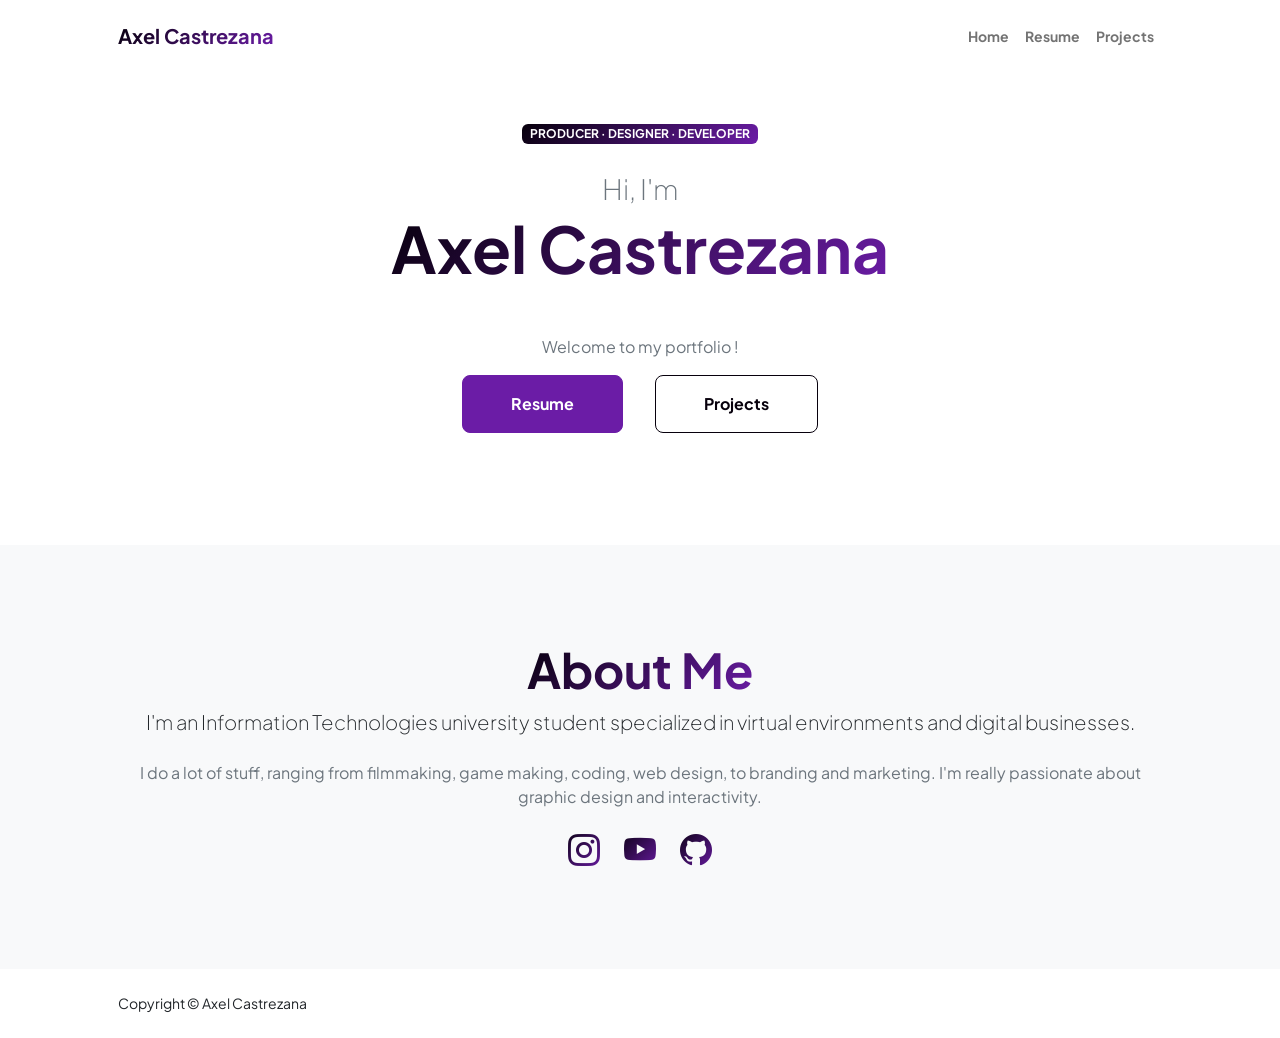
<file: index.html>
<!DOCTYPE html>
<html lang="en">
    <head>
        <meta charset="utf-8" />
        <meta name="viewport" content="width=device-width, initial-scale=1, shrink-to-fit=no" />
        <meta name="description" content="" />
        <meta name="author" content="" />
        <title>Axel Castrezana Portfolio</title>
        <!-- Favicon-->
        <link rel="icon" type="image/x-icon" href="assets/favicon.ico" />
        <!-- Custom Google font-->
        <link rel="preconnect" href="https://fonts.googleapis.com" />
        <link rel="preconnect" href="https://fonts.gstatic.com" crossorigin />
        <link href="https://fonts.googleapis.com/css2?family=Plus+Jakarta+Sans:wght@100;200;300;400;500;600;700;800;900&amp;display=swap" rel="stylesheet" />
        <!-- Bootstrap icons-->
        <link href="https://cdn.jsdelivr.net/npm/bootstrap-icons@1.8.1/font/bootstrap-icons.css" rel="stylesheet" />
        <!-- Core theme CSS (includes Bootstrap)-->
        <link href="css/styles.css" rel="stylesheet" />
    </head>
    <body class="d-flex flex-column h-100">
        <main class="flex-shrink-0">
            <!-- Navigation-->
            <nav class="navbar navbar-expand-lg navbar-light bg-white py-3">
                <div class="container px-5">
                    <a class="navbar-brand" href="index.html"><span class="fw-bolder text-gradient">Axel Castrezana</span></a>
                    <button class="navbar-toggler" type="button" data-bs-toggle="collapse" data-bs-target="#navbarSupportedContent" aria-controls="navbarSupportedContent" aria-expanded="false" aria-label="Toggle navigation"><span class="navbar-toggler-icon"></span></button>
                    <div class="collapse navbar-collapse" id="navbarSupportedContent">
                        <ul class="navbar-nav ms-auto mb-2 mb-lg-0 small fw-bolder">
                            <li class="nav-item"><a class="nav-link" href="index.html">Home</a></li>
                            <li class="nav-item"><a class="nav-link" href="resume.html">Resume</a></li>
                            <li class="nav-item"><a class="nav-link" href="projects.html">Projects</a></li>
                        </ul>
                    </div>
                </div>
            </nav>
            <!-- Header-->
            <header class="py-5">
                <div class="container px-5 pb-5">
                    <div class="row gx-5 align-items-center">
                        <div class="col-xxl-5">
                            <!-- Header text content-->
                            <div class="text-center text-xxl-start">
                                <div class="badge bg-gradient-primary-to-secondary text-white mb-4"><div class="text-uppercase">Producer &middot; Designer &middot; Developer</div></div>
                                <div class="fs-3 fw-light text-muted">Hi, I'm</div>
                                <h1 class="display-3 fw-bolder mb-5"><span class="text-gradient d-inline">Axel Castrezana</span></h1>
                                <p class="text-muted">Welcome to my portfolio !</p>
                                <div class="d-grid gap-3 d-sm-flex justify-content-sm-center justify-content-xxl-start mb-3">
                                    <a class="btn btn-primary btn-lg px-5 py-3 me-sm-3 fs-6 fw-bolder" href="resume.html">Resume</a>
                                    <a class="btn btn-outline-dark btn-lg px-5 py-3 fs-6 fw-bolder" href="projects.html">Projects</a>
                                </div>
                            </div>
                        </div>
                        <div class="col-xxl-7">
                            <!-- Header profile picture-->
                            <!--<div class="d-flex justify-content-center mt-5 mt-xxl-0">
                                <div class="profile bg-gradient-primary-to-secondary">
                                    <!-- <img class="profile-img" src="" alt="..." /> -->
                                   <!-- <div class="dots-1">
                                        <!-- SVG Dots-->
                                        <!--<svg version="1.1" xmlns="http://www.w3.org/2000/svg" xmlns:xlink="http://www.w3.org/1999/xlink" x="0px" y="0px" viewBox="0 0 191.6 1215.4" style="enable-background: new 0 0 191.6 1215.4" xml:space="preserve">
                                            <g transform="translate(0.000000,1280.000000) scale(0.100000,-0.100000)">
                                                <path d="M227.7,12788.6c-105-35-200-141-222-248c-43-206,163-412,369-369c155,32,275,190,260,339c-11,105-90,213-190,262        C383.7,12801.6,289.7,12808.6,227.7,12788.6z"></path>
                                                <path d="M1507.7,12788.6c-151-50-253-216-222-362c25-119,136-230,254-255c194-41,395,142,375,339c-11,105-90,213-190,262        C1663.7,12801.6,1569.7,12808.6,1507.7,12788.6z"></path>
                                                <path d="M227.7,11508.6c-105-35-200-141-222-248c-43-206,163-412,369-369c155,32,275,190,260,339c-11,105-90,213-190,262        C383.7,11521.6,289.7,11528.6,227.7,11508.6z"></path>
                                                <path d="M1507.7,11508.6c-151-50-253-216-222-362c25-119,136-230,254-255c194-41,395,142,375,339c-11,105-90,213-190,262        C1663.7,11521.6,1569.7,11528.6,1507.7,11508.6z"></path>
                                                <path d="M227.7,10228.6c-105-35-200-141-222-248c-43-206,163-412,369-369c155,32,275,190,260,339c-11,105-90,213-190,262        C383.7,10241.6,289.7,10248.6,227.7,10228.6z"></path>
                                                <path d="M1507.7,10228.6c-105-35-200-141-222-248c-43-206,163-412,369-369c155,32,275,190,260,339c-11,105-90,213-190,262        C1663.7,10241.6,1569.7,10248.6,1507.7,10228.6z"></path>
                                                <path d="M227.7,8948.6c-105-35-200-141-222-248c-43-206,163-412,369-369c155,32,275,190,260,339c-11,105-90,213-190,262        C383.7,8961.6,289.7,8968.6,227.7,8948.6z"></path>
                                                <path d="M1507.7,8948.6c-105-35-200-141-222-248c-43-206,163-412,369-369c155,32,275,190,260,339c-11,105-90,213-190,262        C1663.7,8961.6,1569.7,8968.6,1507.7,8948.6z"></path>
                                                <path d="M227.7,7668.6c-105-35-200-141-222-248c-43-206,163-412,369-369c155,32,275,190,260,339c-11,105-90,213-190,262        C383.7,7681.6,289.7,7688.6,227.7,7668.6z"></path>
                                                <path d="M1507.7,7668.6c-105-35-200-141-222-248c-43-206,163-412,369-369c155,32,275,190,260,339c-11,105-90,213-190,262        C1663.7,7681.6,1569.7,7688.6,1507.7,7668.6z"></path>
                                                <path d="M227.7,6388.6c-105-35-200-141-222-248c-43-206,163-412,369-369c155,32,275,190,260,339c-11,105-90,213-190,262        C383.7,6401.6,289.7,6408.6,227.7,6388.6z"></path>
                                                <path d="M1507.7,6388.6c-105-35-200-141-222-248c-43-206,163-412,369-369c155,32,275,190,260,339c-11,105-90,213-190,262        C1663.7,6401.6,1569.7,6408.6,1507.7,6388.6z"></path>
                                                <path d="M227.7,5108.6c-105-35-200-141-222-248c-43-206,163-412,369-369c155,32,275,190,260,339c-11,105-90,213-190,262        C383.7,5121.6,289.7,5128.6,227.7,5108.6z"></path>
                                                <path d="M1507.7,5108.6c-105-35-200-141-222-248c-43-206,163-412,369-369c155,32,275,190,260,339c-11,105-90,213-190,262        C1663.7,5121.6,1569.7,5128.6,1507.7,5108.6z"></path>
                                                <path d="M227.7,3828.6c-105-35-200-141-222-248c-43-206,163-412,369-369c155,32,275,190,260,339c-11,105-90,213-190,262        C383.7,3841.6,289.7,3848.6,227.7,3828.6z"></path>
                                                <path d="M1507.7,3828.6c-105-35-200-141-222-248c-43-206,163-412,369-369c155,32,275,190,260,339c-11,105-90,213-190,262        C1663.7,3841.6,1569.7,3848.6,1507.7,3828.6z"></path>
                                                <path d="M227.7,2548.6c-105-35-200-141-222-248c-43-206,163-412,369-369c155,32,275,190,260,339c-11,105-90,213-190,262        C383.7,2561.6,289.7,2568.6,227.7,2548.6z"></path>
                                                <path d="M1507.7,2548.6c-105-35-200-141-222-248c-43-206,163-412,369-369c155,32,275,190,260,339c-11,105-90,213-190,262        C1663.7,2561.6,1569.7,2568.6,1507.7,2548.6z"></path>
                                                <path d="M227.7,1268.6c-105-35-200-141-222-248c-43-206,163-412,369-369c155,32,275,190,260,339c-11,105-90,213-190,262        C383.7,1281.6,289.7,1288.6,227.7,1268.6z"></path>
                                                <path d="M1507.7,1268.6c-105-35-200-141-222-248c-43-206,163-412,369-369c155,32,275,190,260,339c-11,105-90,213-190,262        C1663.7,1281.6,1569.7,1288.6,1507.7,1268.6z"></path>
                                            </g>
                                        </svg>
                                        <!-- END of SVG dots-->
                                    <!--</div>
                                    <div class="dots-2">
                                        <!-- SVG Dots-->
                                        <!--<svg version="1.1" xmlns="http://www.w3.org/2000/svg" xmlns:xlink="http://www.w3.org/1999/xlink" x="0px" y="0px" viewBox="0 0 191.6 1215.4" style="enable-background: new 0 0 191.6 1215.4" xml:space="preserve">
                                            <g transform="translate(0.000000,1280.000000) scale(0.100000,-0.100000)">
                                                <path d="M227.7,12788.6c-105-35-200-141-222-248c-43-206,163-412,369-369c155,32,275,190,260,339c-11,105-90,213-190,262        C383.7,12801.6,289.7,12808.6,227.7,12788.6z"></path>
                                                <path d="M1507.7,12788.6c-151-50-253-216-222-362c25-119,136-230,254-255c194-41,395,142,375,339c-11,105-90,213-190,262        C1663.7,12801.6,1569.7,12808.6,1507.7,12788.6z"></path>
                                                <path d="M227.7,11508.6c-105-35-200-141-222-248c-43-206,163-412,369-369c155,32,275,190,260,339c-11,105-90,213-190,262        C383.7,11521.6,289.7,11528.6,227.7,11508.6z"></path>
                                                <path d="M1507.7,11508.6c-151-50-253-216-222-362c25-119,136-230,254-255c194-41,395,142,375,339c-11,105-90,213-190,262        C1663.7,11521.6,1569.7,11528.6,1507.7,11508.6z"></path>
                                                <path d="M227.7,10228.6c-105-35-200-141-222-248c-43-206,163-412,369-369c155,32,275,190,260,339c-11,105-90,213-190,262        C383.7,10241.6,289.7,10248.6,227.7,10228.6z"></path>
                                                <path d="M1507.7,10228.6c-105-35-200-141-222-248c-43-206,163-412,369-369c155,32,275,190,260,339c-11,105-90,213-190,262        C1663.7,10241.6,1569.7,10248.6,1507.7,10228.6z"></path>
                                                <path d="M227.7,8948.6c-105-35-200-141-222-248c-43-206,163-412,369-369c155,32,275,190,260,339c-11,105-90,213-190,262        C383.7,8961.6,289.7,8968.6,227.7,8948.6z"></path>
                                                <path d="M1507.7,8948.6c-105-35-200-141-222-248c-43-206,163-412,369-369c155,32,275,190,260,339c-11,105-90,213-190,262        C1663.7,8961.6,1569.7,8968.6,1507.7,8948.6z"></path>
                                                <path d="M227.7,7668.6c-105-35-200-141-222-248c-43-206,163-412,369-369c155,32,275,190,260,339c-11,105-90,213-190,262        C383.7,7681.6,289.7,7688.6,227.7,7668.6z"></path>
                                                <path d="M1507.7,7668.6c-105-35-200-141-222-248c-43-206,163-412,369-369c155,32,275,190,260,339c-11,105-90,213-190,262        C1663.7,7681.6,1569.7,7688.6,1507.7,7668.6z"></path>
                                                <path d="M227.7,6388.6c-105-35-200-141-222-248c-43-206,163-412,369-369c155,32,275,190,260,339c-11,105-90,213-190,262        C383.7,6401.6,289.7,6408.6,227.7,6388.6z"></path>
                                                <path d="M1507.7,6388.6c-105-35-200-141-222-248c-43-206,163-412,369-369c155,32,275,190,260,339c-11,105-90,213-190,262        C1663.7,6401.6,1569.7,6408.6,1507.7,6388.6z"></path>
                                                <path d="M227.7,5108.6c-105-35-200-141-222-248c-43-206,163-412,369-369c155,32,275,190,260,339c-11,105-90,213-190,262        C383.7,5121.6,289.7,5128.6,227.7,5108.6z"></path>
                                                <path d="M1507.7,5108.6c-105-35-200-141-222-248c-43-206,163-412,369-369c155,32,275,190,260,339c-11,105-90,213-190,262        C1663.7,5121.6,1569.7,5128.6,1507.7,5108.6z"></path>
                                                <path d="M227.7,3828.6c-105-35-200-141-222-248c-43-206,163-412,369-369c155,32,275,190,260,339c-11,105-90,213-190,262        C383.7,3841.6,289.7,3848.6,227.7,3828.6z"></path>
                                                <path d="M1507.7,3828.6c-105-35-200-141-222-248c-43-206,163-412,369-369c155,32,275,190,260,339c-11,105-90,213-190,262        C1663.7,3841.6,1569.7,3848.6,1507.7,3828.6z"></path>
                                                <path d="M227.7,2548.6c-105-35-200-141-222-248c-43-206,163-412,369-369c155,32,275,190,260,339c-11,105-90,213-190,262        C383.7,2561.6,289.7,2568.6,227.7,2548.6z"></path>
                                                <path d="M1507.7,2548.6c-105-35-200-141-222-248c-43-206,163-412,369-369c155,32,275,190,260,339c-11,105-90,213-190,262        C1663.7,2561.6,1569.7,2568.6,1507.7,2548.6z"></path>
                                                <path d="M227.7,1268.6c-105-35-200-141-222-248c-43-206,163-412,369-369c155,32,275,190,260,339c-11,105-90,213-190,262        C383.7,1281.6,289.7,1288.6,227.7,1268.6z"></path>
                                                <path d="M1507.7,1268.6c-105-35-200-141-222-248c-43-206,163-412,369-369c155,32,275,190,260,339c-11,105-90,213-190,262        C1663.7,1281.6,1569.7,1288.6,1507.7,1268.6z"></path>
                                            </g>
                                        </svg>
                                        <!-- END of SVG dots-->
                                   <!-- </div>
                                    <div class="dots-3">
                                        <!-- SVG Dots-->
                                        <!--<svg version="1.1" xmlns="http://www.w3.org/2000/svg" xmlns:xlink="http://www.w3.org/1999/xlink" x="0px" y="0px" viewBox="0 0 191.6 1215.4" style="enable-background: new 0 0 191.6 1215.4" xml:space="preserve">
                                            <g transform="translate(0.000000,1280.000000) scale(0.100000,-0.100000)">
                                                <path d="M227.7,12788.6c-105-35-200-141-222-248c-43-206,163-412,369-369c155,32,275,190,260,339c-11,105-90,213-190,262        C383.7,12801.6,289.7,12808.6,227.7,12788.6z"></path>
                                                <path d="M1507.7,12788.6c-151-50-253-216-222-362c25-119,136-230,254-255c194-41,395,142,375,339c-11,105-90,213-190,262        C1663.7,12801.6,1569.7,12808.6,1507.7,12788.6z"></path>
                                                <path d="M227.7,11508.6c-105-35-200-141-222-248c-43-206,163-412,369-369c155,32,275,190,260,339c-11,105-90,213-190,262        C383.7,11521.6,289.7,11528.6,227.7,11508.6z"></path>
                                                <path d="M1507.7,11508.6c-151-50-253-216-222-362c25-119,136-230,254-255c194-41,395,142,375,339c-11,105-90,213-190,262        C1663.7,11521.6,1569.7,11528.6,1507.7,11508.6z"></path>
                                                <path d="M227.7,10228.6c-105-35-200-141-222-248c-43-206,163-412,369-369c155,32,275,190,260,339c-11,105-90,213-190,262        C383.7,10241.6,289.7,10248.6,227.7,10228.6z"></path>
                                                <path d="M1507.7,10228.6c-105-35-200-141-222-248c-43-206,163-412,369-369c155,32,275,190,260,339c-11,105-90,213-190,262        C1663.7,10241.6,1569.7,10248.6,1507.7,10228.6z"></path>
                                                <path d="M227.7,8948.6c-105-35-200-141-222-248c-43-206,163-412,369-369c155,32,275,190,260,339c-11,105-90,213-190,262        C383.7,8961.6,289.7,8968.6,227.7,8948.6z"></path>
                                                <path d="M1507.7,8948.6c-105-35-200-141-222-248c-43-206,163-412,369-369c155,32,275,190,260,339c-11,105-90,213-190,262        C1663.7,8961.6,1569.7,8968.6,1507.7,8948.6z"></path>
                                                <path d="M227.7,7668.6c-105-35-200-141-222-248c-43-206,163-412,369-369c155,32,275,190,260,339c-11,105-90,213-190,262        C383.7,7681.6,289.7,7688.6,227.7,7668.6z"></path>
                                                <path d="M1507.7,7668.6c-105-35-200-141-222-248c-43-206,163-412,369-369c155,32,275,190,260,339c-11,105-90,213-190,262        C1663.7,7681.6,1569.7,7688.6,1507.7,7668.6z"></path>
                                                <path d="M227.7,6388.6c-105-35-200-141-222-248c-43-206,163-412,369-369c155,32,275,190,260,339c-11,105-90,213-190,262        C383.7,6401.6,289.7,6408.6,227.7,6388.6z"></path>
                                                <path d="M1507.7,6388.6c-105-35-200-141-222-248c-43-206,163-412,369-369c155,32,275,190,260,339c-11,105-90,213-190,262        C1663.7,6401.6,1569.7,6408.6,1507.7,6388.6z"></path>
                                                <path d="M227.7,5108.6c-105-35-200-141-222-248c-43-206,163-412,369-369c155,32,275,190,260,339c-11,105-90,213-190,262        C383.7,5121.6,289.7,5128.6,227.7,5108.6z"></path>
                                                <path d="M1507.7,5108.6c-105-35-200-141-222-248c-43-206,163-412,369-369c155,32,275,190,260,339c-11,105-90,213-190,262        C1663.7,5121.6,1569.7,5128.6,1507.7,5108.6z"></path>
                                                <path d="M227.7,3828.6c-105-35-200-141-222-248c-43-206,163-412,369-369c155,32,275,190,260,339c-11,105-90,213-190,262        C383.7,3841.6,289.7,3848.6,227.7,3828.6z"></path>
                                                <path d="M1507.7,3828.6c-105-35-200-141-222-248c-43-206,163-412,369-369c155,32,275,190,260,339c-11,105-90,213-190,262        C1663.7,3841.6,1569.7,3848.6,1507.7,3828.6z"></path>
                                                <path d="M227.7,2548.6c-105-35-200-141-222-248c-43-206,163-412,369-369c155,32,275,190,260,339c-11,105-90,213-190,262        C383.7,2561.6,289.7,2568.6,227.7,2548.6z"></path>
                                                <path d="M1507.7,2548.6c-105-35-200-141-222-248c-43-206,163-412,369-369c155,32,275,190,260,339c-11,105-90,213-190,262        C1663.7,2561.6,1569.7,2568.6,1507.7,2548.6z"></path>
                                                <path d="M227.7,1268.6c-105-35-200-141-222-248c-43-206,163-412,369-369c155,32,275,190,260,339c-11,105-90,213-190,262        C383.7,1281.6,289.7,1288.6,227.7,1268.6z"></path>
                                                <path d="M1507.7,1268.6c-105-35-200-141-222-248c-43-206,163-412,369-369c155,32,275,190,260,339c-11,105-90,213-190,262        C1663.7,1281.6,1569.7,1288.6,1507.7,1268.6z"></path>
                                            </g>
                                        </svg>
                                        <!-- END of SVG dots-->
                                    <!--</div>
                                    <div class="dots-4">
                                        <!-- SVG Dots-->
                                        <!--<svg version="1.1" xmlns="http://www.w3.org/2000/svg" xmlns:xlink="http://www.w3.org/1999/xlink" x="0px" y="0px" viewBox="0 0 191.6 1215.4" style="enable-background: new 0 0 191.6 1215.4" xml:space="preserve">
                                            <g transform="translate(0.000000,1280.000000) scale(0.100000,-0.100000)">
                                                <path d="M227.7,12788.6c-105-35-200-141-222-248c-43-206,163-412,369-369c155,32,275,190,260,339c-11,105-90,213-190,262        C383.7,12801.6,289.7,12808.6,227.7,12788.6z"></path>
                                                <path d="M1507.7,12788.6c-151-50-253-216-222-362c25-119,136-230,254-255c194-41,395,142,375,339c-11,105-90,213-190,262        C1663.7,12801.6,1569.7,12808.6,1507.7,12788.6z"></path>
                                                <path d="M227.7,11508.6c-105-35-200-141-222-248c-43-206,163-412,369-369c155,32,275,190,260,339c-11,105-90,213-190,262        C383.7,11521.6,289.7,11528.6,227.7,11508.6z"></path>
                                                <path d="M1507.7,11508.6c-151-50-253-216-222-362c25-119,136-230,254-255c194-41,395,142,375,339c-11,105-90,213-190,262        C1663.7,11521.6,1569.7,11528.6,1507.7,11508.6z"></path>
                                                <path d="M227.7,10228.6c-105-35-200-141-222-248c-43-206,163-412,369-369c155,32,275,190,260,339c-11,105-90,213-190,262        C383.7,10241.6,289.7,10248.6,227.7,10228.6z"></path>
                                                <path d="M1507.7,10228.6c-105-35-200-141-222-248c-43-206,163-412,369-369c155,32,275,190,260,339c-11,105-90,213-190,262        C1663.7,10241.6,1569.7,10248.6,1507.7,10228.6z"></path>
                                                <path d="M227.7,8948.6c-105-35-200-141-222-248c-43-206,163-412,369-369c155,32,275,190,260,339c-11,105-90,213-190,262        C383.7,8961.6,289.7,8968.6,227.7,8948.6z"></path>
                                                <path d="M1507.7,8948.6c-105-35-200-141-222-248c-43-206,163-412,369-369c155,32,275,190,260,339c-11,105-90,213-190,262        C1663.7,8961.6,1569.7,8968.6,1507.7,8948.6z"></path>
                                                <path d="M227.7,7668.6c-105-35-200-141-222-248c-43-206,163-412,369-369c155,32,275,190,260,339c-11,105-90,213-190,262        C383.7,7681.6,289.7,7688.6,227.7,7668.6z"></path>
                                                <path d="M1507.7,7668.6c-105-35-200-141-222-248c-43-206,163-412,369-369c155,32,275,190,260,339c-11,105-90,213-190,262        C1663.7,7681.6,1569.7,7688.6,1507.7,7668.6z"></path>
                                                <path d="M227.7,6388.6c-105-35-200-141-222-248c-43-206,163-412,369-369c155,32,275,190,260,339c-11,105-90,213-190,262        C383.7,6401.6,289.7,6408.6,227.7,6388.6z"></path>
                                                <path d="M1507.7,6388.6c-105-35-200-141-222-248c-43-206,163-412,369-369c155,32,275,190,260,339c-11,105-90,213-190,262        C1663.7,6401.6,1569.7,6408.6,1507.7,6388.6z"></path>
                                                <path d="M227.7,5108.6c-105-35-200-141-222-248c-43-206,163-412,369-369c155,32,275,190,260,339c-11,105-90,213-190,262        C383.7,5121.6,289.7,5128.6,227.7,5108.6z"></path>
                                                <path d="M1507.7,5108.6c-105-35-200-141-222-248c-43-206,163-412,369-369c155,32,275,190,260,339c-11,105-90,213-190,262        C1663.7,5121.6,1569.7,5128.6,1507.7,5108.6z"></path>
                                                <path d="M227.7,3828.6c-105-35-200-141-222-248c-43-206,163-412,369-369c155,32,275,190,260,339c-11,105-90,213-190,262        C383.7,3841.6,289.7,3848.6,227.7,3828.6z"></path>
                                                <path d="M1507.7,3828.6c-105-35-200-141-222-248c-43-206,163-412,369-369c155,32,275,190,260,339c-11,105-90,213-190,262        C1663.7,3841.6,1569.7,3848.6,1507.7,3828.6z"></path>
                                                <path d="M227.7,2548.6c-105-35-200-141-222-248c-43-206,163-412,369-369c155,32,275,190,260,339c-11,105-90,213-190,262        C383.7,2561.6,289.7,2568.6,227.7,2548.6z"></path>
                                                <path d="M1507.7,2548.6c-105-35-200-141-222-248c-43-206,163-412,369-369c155,32,275,190,260,339c-11,105-90,213-190,262        C1663.7,2561.6,1569.7,2568.6,1507.7,2548.6z"></path>
                                                <path d="M227.7,1268.6c-105-35-200-141-222-248c-43-206,163-412,369-369c155,32,275,190,260,339c-11,105-90,213-190,262        C383.7,1281.6,289.7,1288.6,227.7,1268.6z"></path>
                                                <path d="M1507.7,1268.6c-105-35-200-141-222-248c-43-206,163-412,369-369c155,32,275,190,260,339c-11,105-90,213-190,262        C1663.7,1281.6,1569.7,1288.6,1507.7,1268.6z"></path>
                                            </g>
                                        </svg>
                                        <!-- END of SVG dots-->
                                    </div>
                                </div>
                            </div>
                        </div>
                    </div>
                </div>
            </header>
            <!-- About Section-->
            <section class="bg-light py-5">
                <div class="container px-5">
                    <div class="row gx-5 justify-content-center">
                        <div class="col-xxl-8">
                            <div class="text-center my-5">
                                <h2 class="display-5 fw-bolder"><span class="text-gradient d-inline">About Me</span></h2>
                                <p class="lead fw-light mb-4">I'm an Information Technologies  university student specialized in virtual environments and digital businesses.</p>
                                <p class="text-muted">I do a lot of stuff, ranging from filmmaking, game making, coding, web design, to branding and marketing. I'm really passionate about graphic design and interactivity.</p>
                                <div class="d-flex justify-content-center fs-2 gap-4">
                                    <a class="text-gradient" href="https://www.instagram.com/pixelravengame/" target="_blank"><i class="bi bi-instagram"></i></a>
                                    <a class="text-gradient" href="https://www.youtube.com/channel/UCCIafEhJoG8HMKj9EvPEcIA" target="_blank"><i class="bi bi-youtube"></i></a>
                                    <a class="text-gradient" href="https://github.com/AxelCastrezana" target="_blank"><i class="bi bi-github"></i></a>

                                </div>
                            </div>
                        </div>
                    </div>
                </div>
            </section>
        </main>
        <!-- Footer-->
        <footer class="bg-white py-4 mt-auto">
            <div class="container px-5">
                <div class="row align-items-center justify-content-between flex-column flex-sm-row">
                    <div class="col-auto"><div class="small m-0">Copyright &copy; Axel Castrezana</div></div>
                </div>
            </div>
        </footer>
        <!-- Bootstrap core JS-->
        <script src="https://cdn.jsdelivr.net/npm/bootstrap@5.2.3/dist/js/bootstrap.bundle.min.js"></script>
        <!-- Core theme JS-->
        <script src="js/scripts.js"></script>
    </body>
</html>
</file>
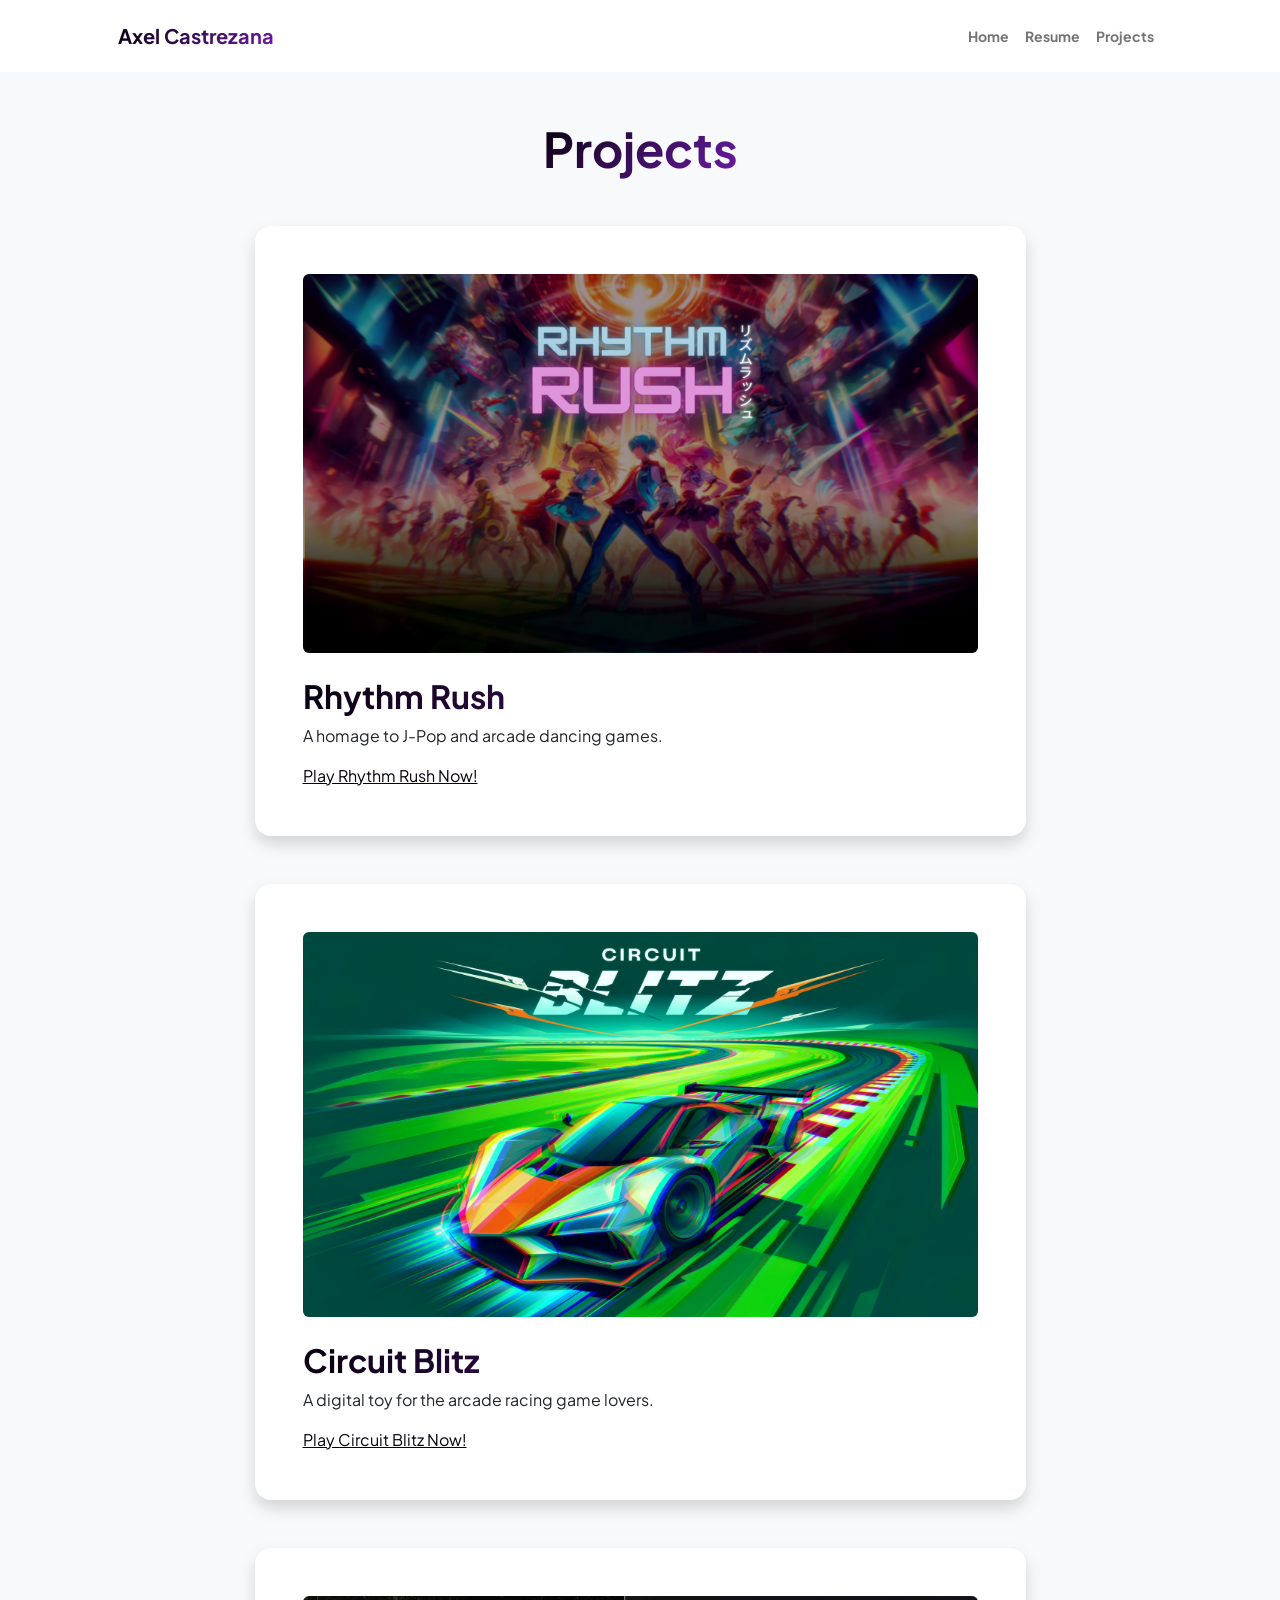
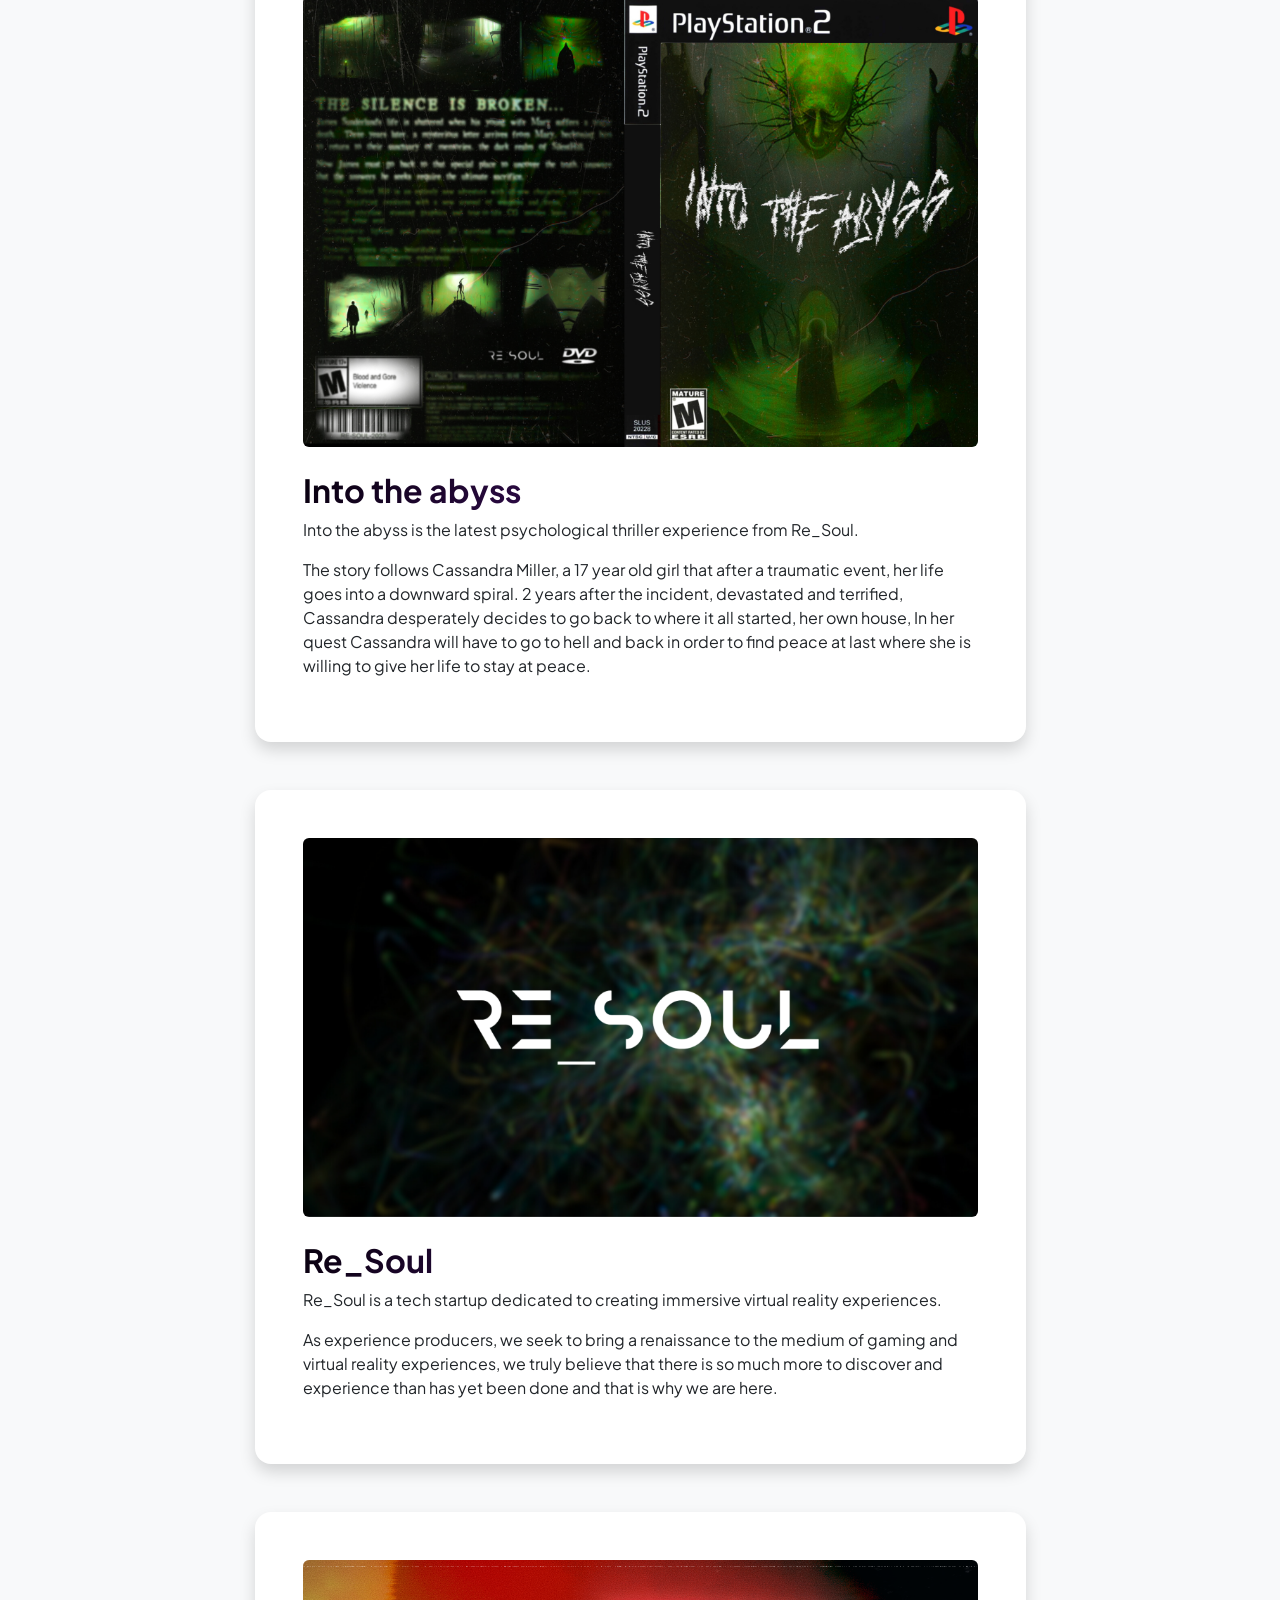
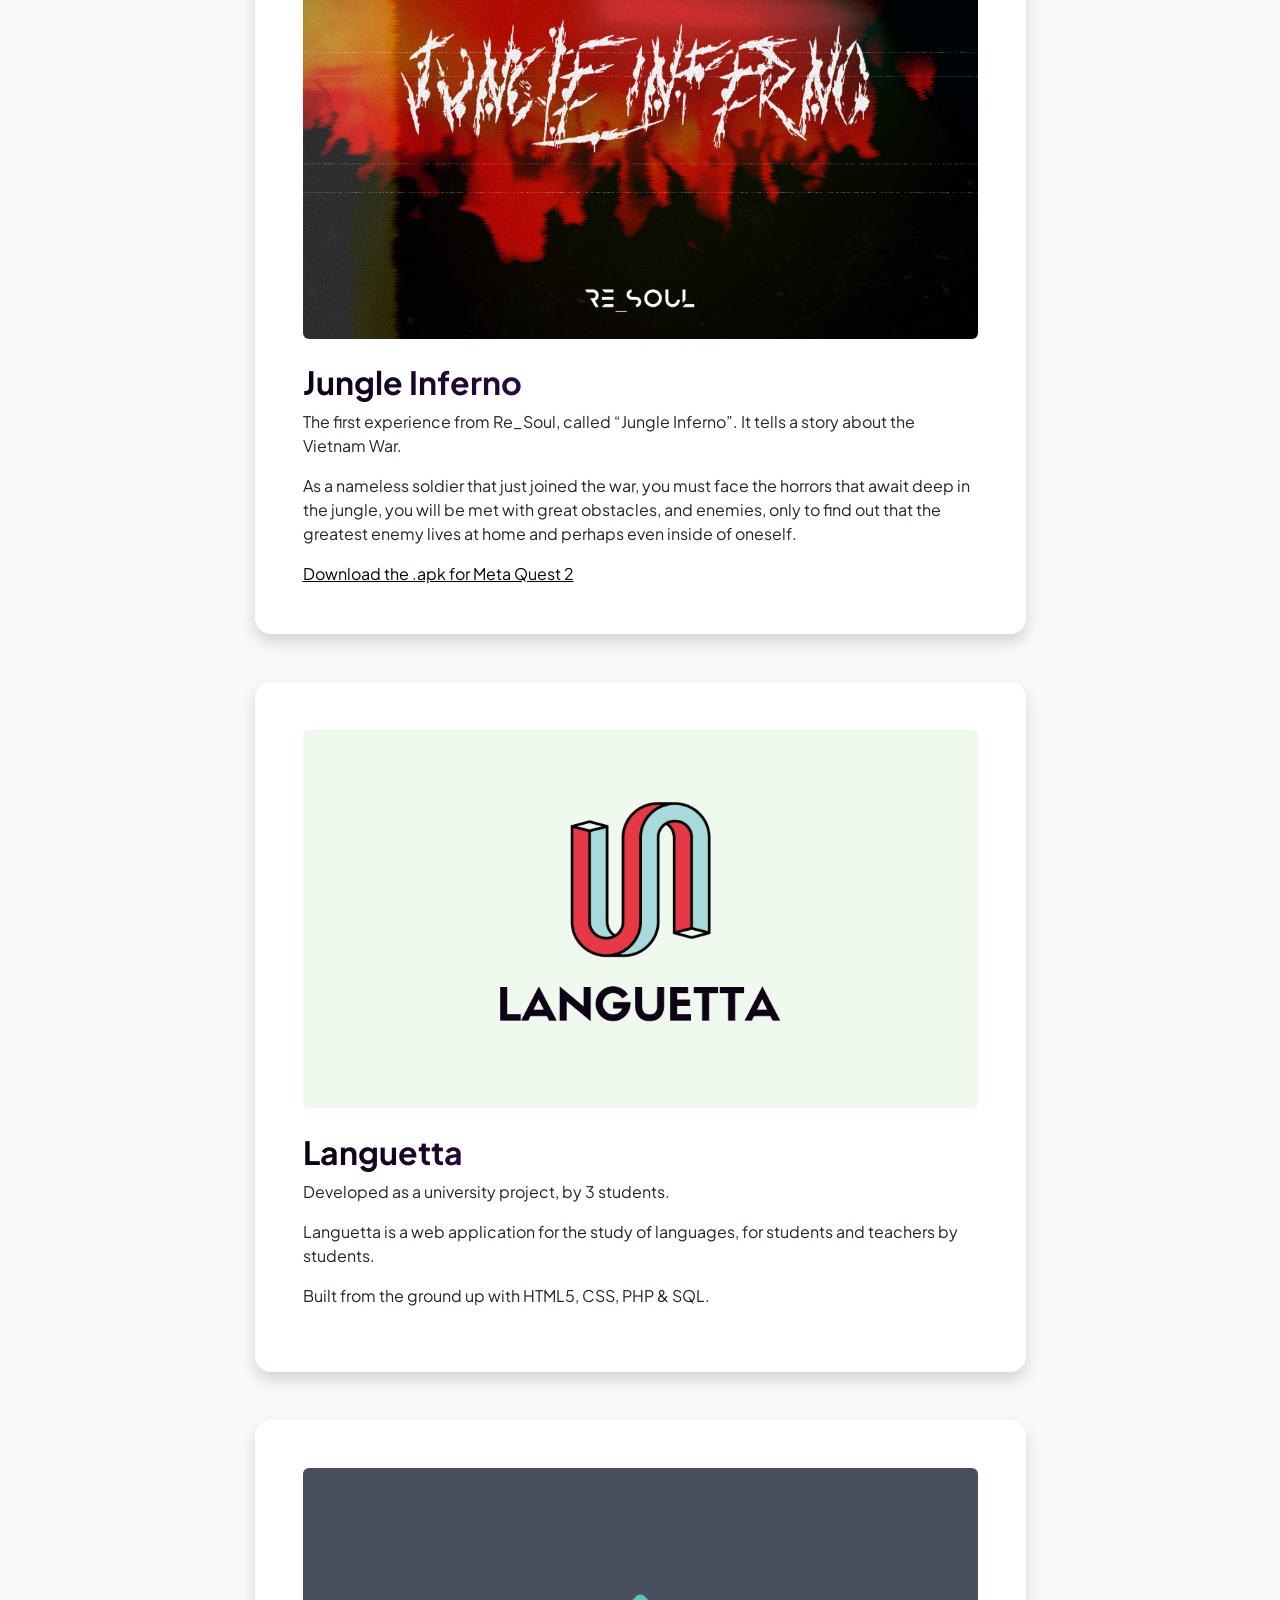
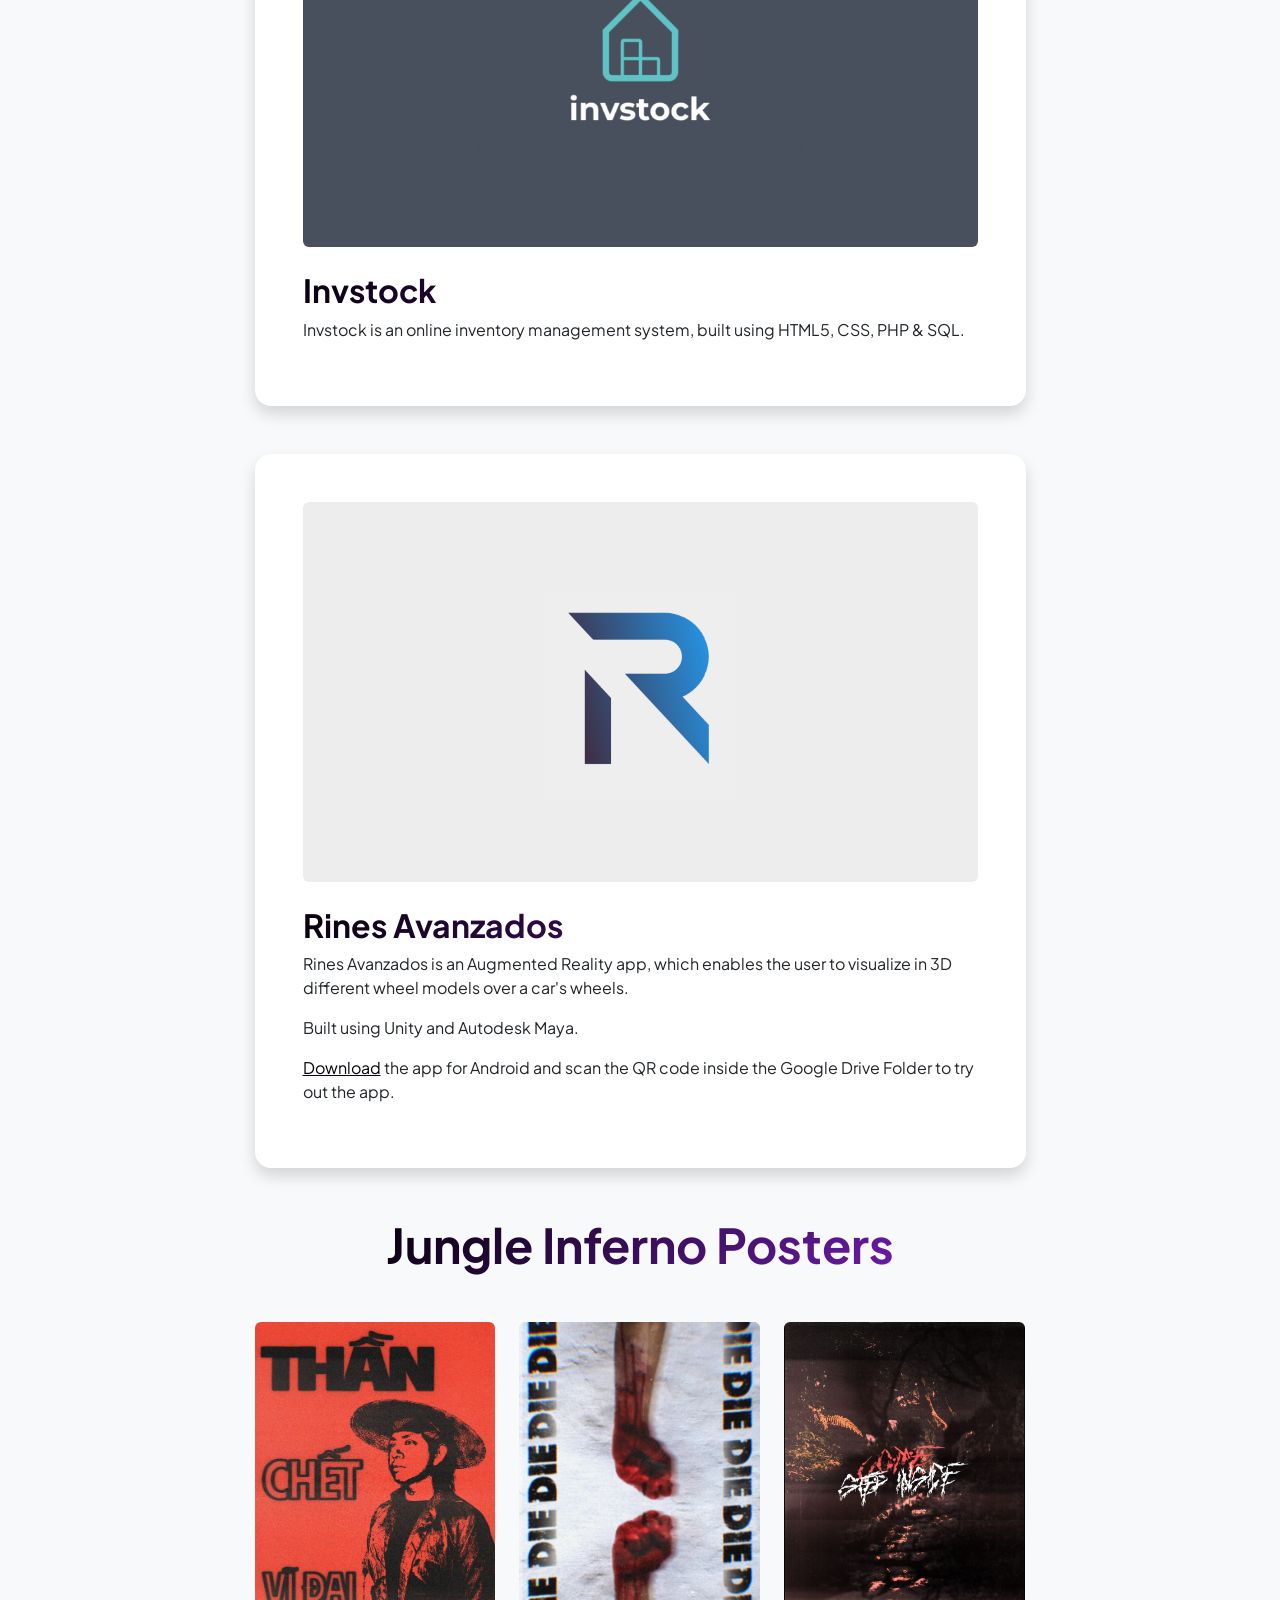
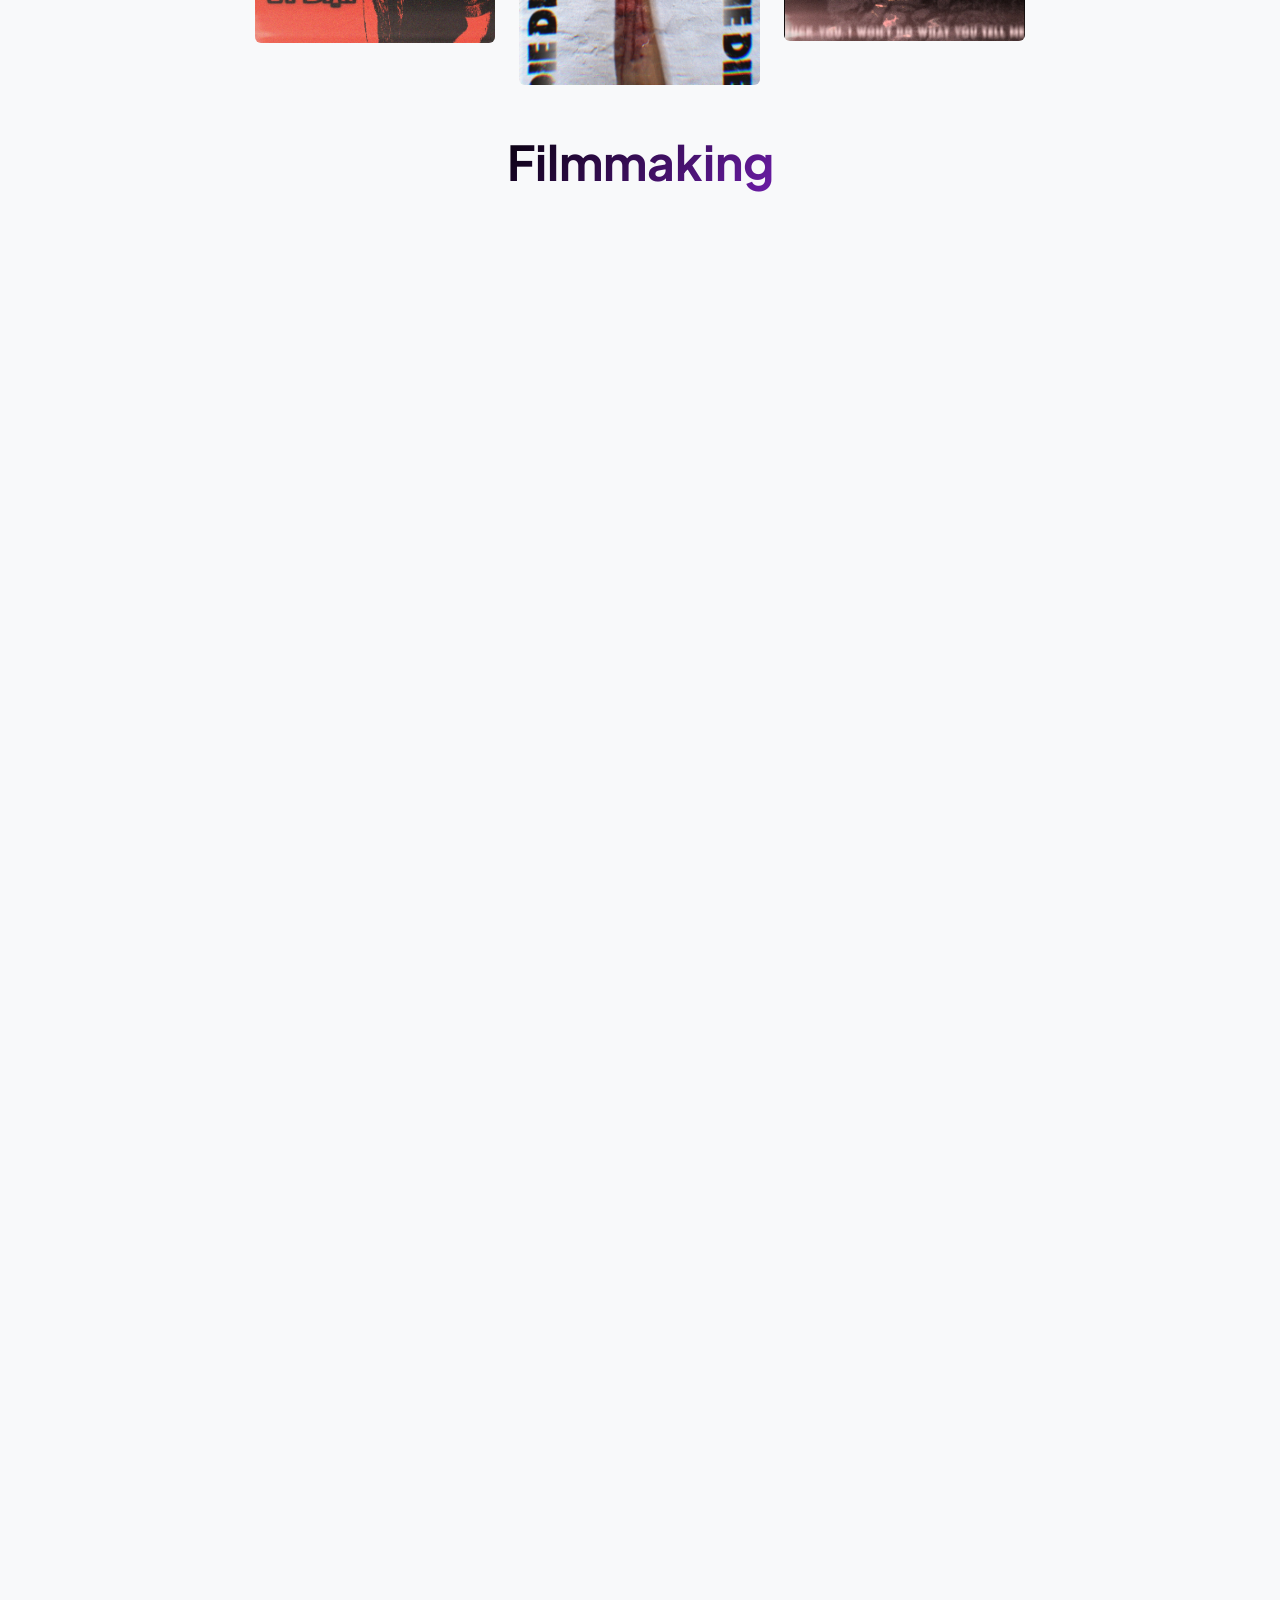
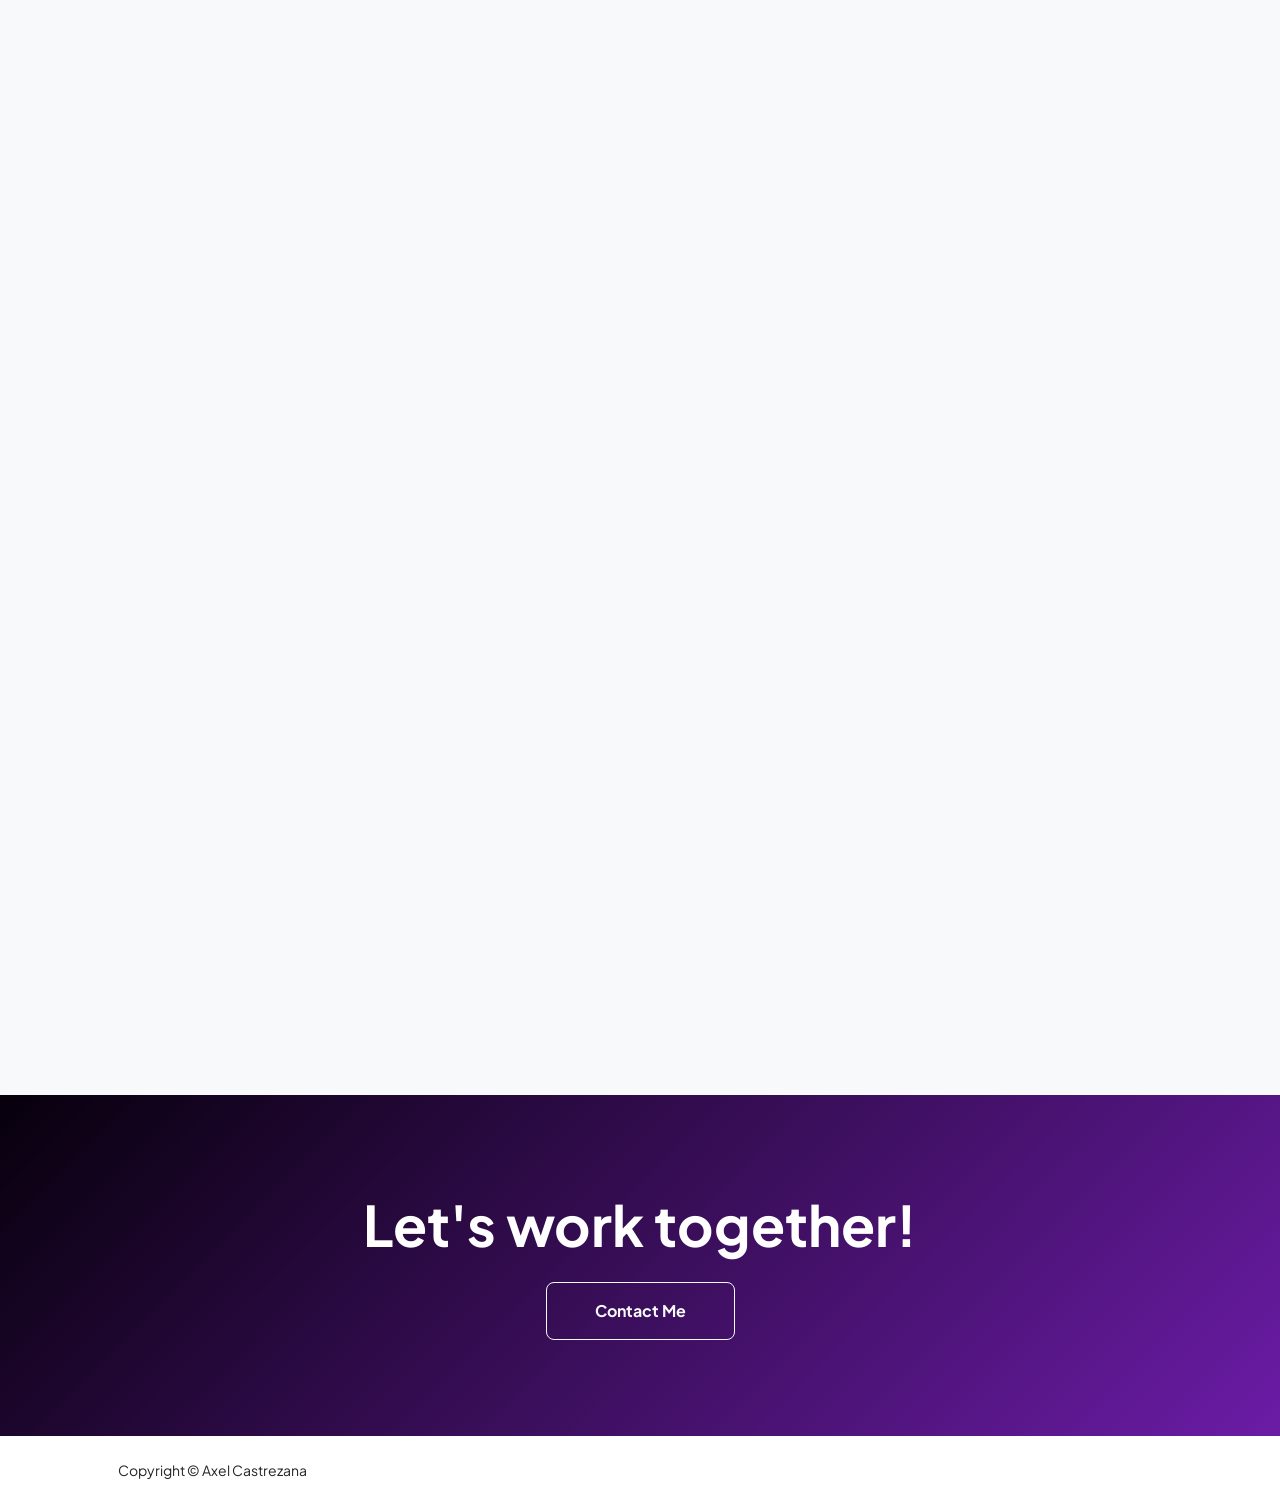
<file: projects.html>
<!DOCTYPE html>
<html lang="en">

<head>
    <meta charset="utf-8" />
    <meta name="viewport" content="width=device-width, initial-scale=1, shrink-to-fit=no" />
    <meta name="description" content="" />
    <meta name="author" content="" />
    <title>Projects - Axel Castrezana</title>
    <!-- Favicon-->
    <link rel="icon" type="image/x-icon" href="assets/favicon.ico" />
    <!-- Custom Google font-->
    <link rel="preconnect" href="https://fonts.googleapis.com" />
    <link rel="preconnect" href="https://fonts.gstatic.com" crossorigin />
    <link
        href="https://fonts.googleapis.com/css2?family=Plus+Jakarta+Sans:wght@100;200;300;400;500;600;700;800;900&amp;display=swap"
        rel="stylesheet" />
    <!-- Bootstrap icons-->
    <link href="https://cdn.jsdelivr.net/npm/bootstrap-icons@1.8.1/font/bootstrap-icons.css" rel="stylesheet" />
    <!-- Core theme CSS (includes Bootstrap)-->
    <link href="css/styles.css" rel="stylesheet" />
</head>

<body class="d-flex flex-column h-100 bg-light">
    <main class="flex-shrink-0">
        <!-- Navigation-->
        <nav class="navbar navbar-expand-lg navbar-light bg-white py-3">
            <div class="container px-5">
                <a class="navbar-brand" href="index.html"><span class="fw-bolder text-gradient">Axel
                        Castrezana</span></a>
                <button class="navbar-toggler" type="button" data-bs-toggle="collapse"
                    data-bs-target="#navbarSupportedContent" aria-controls="navbarSupportedContent"
                    aria-expanded="false" aria-label="Toggle navigation"><span
                        class="navbar-toggler-icon"></span></button>
                <div class="collapse navbar-collapse" id="navbarSupportedContent">
                    <ul class="navbar-nav ms-auto mb-2 mb-lg-0 small fw-bolder">
                        <li class="nav-item"><a class="nav-link" href="index.html">Home</a></li>
                        <li class="nav-item"><a class="nav-link" href="resume.html">Resume</a></li>
                        <li class="nav-item"><a class="nav-link" href="projects.html">Projects</a></li>
                    </ul>
                </div>
            </div>
        </nav>
        <!-- Projects Section-->
        <section class="py-5 ">
            <div class="container px-5 mb-5">
                <div class="text-center mb-5">
                    <h1 class="display-5 fw-bolder mb-0"><span class="text-gradient d-inline">Projects</span></h1>
                </div>
                <div class="row gx-5 justify-content-center">
                    <div class="col-lg-11 col-xl-9 col-xxl-8">
                        <!-- Project Card Rhythm Rush-->
                        <div class="card overflow-hidden shadow rounded-4 border-0 mb-5">
                            <div class="card-body p-0">
                                <div class="d-flex align-items-center">
                                    <div class="p-5">
                                        <img class="card-img-top rounded" src="assets/Rhythm Rush Cover Art with logo.png" alt="..." />
                                        <br>
                                        <br>
                                        <h2 class="fw-bolder text-gradient">Rhythm Rush</h2>
                                        <p>A homage to J-Pop and arcade dancing games.</p>
                                        <p></p>
                                        <a href="https://drive.google.com/file/d/1Ks0TR7R_IEOnruxf23K9PgQpkI-zcXwH/view?usp=sharing"
                                        target="_blank">Play Rhythm Rush Now!</a>
                                    </div>
                                    
                                </div>
                            </div>
                        </div>
                         <!-- Project Card Circuit Blitz-->
                         <div class="card overflow-hidden shadow rounded-4 border-0 mb-5">
                            <div class="card-body p-0">
                                <div class="d-flex align-items-center">
                                    <div class="p-5">
                                        <img class="card-img-top rounded" src="assets/Circuit blitz final.png" alt="..." />
                                        <br>
                                        <br>
                                        <h2 class="fw-bolder text-gradient">Circuit Blitz</h2>
                                        <p>A digital toy for the arcade racing game lovers.</p>
                                        <p></p>
                                        <a href="https://drive.google.com/file/d/1WshcA9kWFarFb3z5ltMV8xsnEzCxqgCg/view?usp=sharing"
                                        target="_blank">Play Circuit Blitz Now!</a>
                                    </div>
                                    
                                </div>
                            </div>
                        </div>
                         <!-- Project Card Into the abyss-->
                         <div class="card overflow-hidden shadow rounded-4 border-0 mb-5">
                            <div class="card-body p-0">
                                <div class="d-flex align-items-center">
                                    <div class="p-5">
                                        <img class="card-img-top rounded" src="assets/Into the abyss ps2 cover art.jpg" alt="..." />
                                        <br>
                                        <br>
                                        <h2 class="fw-bolder text-gradient">Into the abyss</h2>
                                        <p>Into the abyss is the latest psychological thriller experience from Re_Soul.</p>
                                        <p>The story follows Cassandra Miller, a 17 year old girl that after a traumatic event, her life goes into a downward spiral. 2 years after the incident, devastated and terrified, Cassandra desperately decides to go back to where it all started, her own house, In her quest Cassandra will have to go to hell and back in order to find peace at last where she is willing to give her life to stay at peace.</p>
                                    </div>
                                    
                                </div>
                            </div>
                        </div>
                        <!-- Project Card Re_Soul-->
                        <div class="card overflow-hidden shadow rounded-4 border-0 mb-5">
                            <div class="card-body p-0">
                                <div class="d-flex align-items-center">
                                    <div class="p-5">
                                        <img class="card-img-top rounded" src="assets/Re_Soul.png" alt="..." />
                                        <br>
                                        <br>
                                        <h2 class="fw-bolder text-gradient">Re_Soul</h2>
                                        <p>Re_Soul is a tech startup dedicated to creating immersive virtual reality
                                            experiences.</p>
                                        <p>As experience producers, we seek to bring a renaissance to the medium of
                                            gaming and virtual reality experiences, we truly believe that there is so
                                            much more to discover and experience than has yet been done and that is why
                                            we are here.</p>
                                    </div>
                                    
                                </div>
                            </div>
                        </div>
                        <!-- Project Card 2-->
                        <div class="card overflow-hidden shadow rounded-4 border-0">
                            <div class="card-body p-0">
                                <div class="d-flex align-items-center">
                                    <div class="p-5">
                                        <img class="card-img-top rounded" src="assets/Jungle Inferno.png" alt="..." />
                                        <br>
                                        <br>
                                        <h2 class="fw-bolder text-gradient">Jungle Inferno</h2>
                                        <p>The first experience from Re_Soul, called “Jungle Inferno”. It tells a story
                                            about the Vietnam War.</p>
                                        <p>As a nameless soldier that just joined the war, you must face the horrors
                                            that await deep in the jungle, you will be met with great obstacles, and
                                            enemies, only to find out that the greatest enemy lives at home and perhaps
                                            even inside of oneself.</p>
                                        <a href="https://drive.google.com/file/d/1jq7sGthv_3b8jgwT2WUCqq3xdaEujB6y/view?usp=drive_link "
                                            target="_blank">Download the .apk for Meta Quest 2</a>
                                    </div>
                                </div>
                            </div>
                        </div>
                        <br>
                        <br>
                        <!-- Project Card 3-->
                        <div class="card overflow-hidden shadow rounded-4 border-0 mb-5">
                            <div class="card-body p-0">
                                <div class="d-flex align-items-center">
                                    <div class="p-5">
                                        <img class="card-img-top rounded" src="assets/Languetta.png" alt="..." />
                                        <br>
                                        <br>
                                        <h2 class="fw-bolder text-gradient">Languetta</h2>
                                        <p>Developed as a university project, by 3 students.</p>
                                        <p>Languetta is a web application for the study of languages, for students and
                                            teachers by students.</p>
                                        <p>Built from the ground up with HTML5, CSS, PHP & SQL.</p>
                                    </div>
                                </div>
                            </div>
                        </div>
                        <div class="card overflow-hidden shadow rounded-4 border-0">
                            <div class="card-body p-0">
                                <div class="d-flex align-items-center">
                                    <div class="p-5">
                                        <img class="card-img-top rounded" src="assets/Invstock.png" alt="..." />
                                        <br>
                                        <br>
                                        <h2 class="fw-bolder text-gradient">Invstock</h2>
                                        <p>Invstock is an online inventory management system, built using HTML5, CSS,
                                            PHP & SQL.</p>
                                    </div>
                                </div>
                            </div>
                        </div>
                        <br>
                        <br>
                        <div class="card overflow-hidden shadow rounded-4 border-0">
                            <div class="card-body p-0">
                                <div class="d-flex align-items-center">
                                    <div class="p-5">
                                        <img class="card-img-top rounded" src="assets/RA.png" alt="..." />
                                        <br>
                                        <br>
                                        <h2 class="fw-bolder text-gradient">Rines Avanzados</h2>
                                        <p>Rines Avanzados is an Augmented Reality app, which enables the user to
                                            visualize in 3D different wheel models over a car's wheels.</p>
                                        <p>Built using Unity and Autodesk Maya.</p>
                                        <p> <a href="https://drive.google.com/drive/folders/1pL2filolJYkRrBLKzN2Vu39qzDTyvKao"
                                                target="_blank">Download</a> the app for Android and scan the QR code
                                            inside the Google Drive Folder to try out the app.</p>
                                    </div>
                                </div>
                            </div>
                        </div>
                        <br>
                        <br>
                        <!-- Gallery -->
                        <div class="text-center mb-5">
                            <h1 class="display-5 fw-bolder mb-0"><span class="text-gradient d-inline">Jungle Inferno
                                    Posters</span></h1>
                        </div>
                        <div class="row">
                            <div class="col-lg-4 col-md-12 mb-4 mb-lg-0">
                                <img src="assets/JI1.JPG" class="w-100 shadow-1-strong rounded mb-4"
                                    alt="Boat on Calm Water" />
                            </div>

                            <div class="col-lg-4 mb-4 mb-lg-0">
                                <img src="assets/JI2.JPG" class="w-100 shadow-1-strong rounded mb-4"
                                    alt="Mountains in the Clouds" />
                            </div>

                            <div class="col-lg-4 mb-4 mb-lg-0">
                                <img src="assets/JI3.JPG" class="w-100 shadow-1-strong rounded mb-4"
                                    alt="Waves at Sea" />
                            </div>
                        </div>
                        <!-- Gallery -->
                        <br>
                        <div class="text-center mb-5">
                            <h1 class="display-5 fw-bolder mb-0"><span class="text-gradient d-inline">Filmmaking</span>
                            </h1>
                        </div>
                        <div class="ratio ratio-16x9">
                            <iframe width="560" height="315" src="https://www.youtube.com/embed/rn6ffr2NNrk?si=UY2GWdzLCiaX9Tll" title="YouTube video player" frameborder="0" allow="accelerometer; autoplay; clipboard-write; encrypted-media; gyroscope; picture-in-picture; web-share" referrerpolicy="strict-origin-when-cross-origin" allowfullscreen></iframe>
                        </div>
                        <br><br>
                        <div class="ratio ratio-16x9">
                            <iframe width="560" height="315" src="https://www.youtube.com/embed/lA3VQfbZau8"
                                title="YouTube video player" frameborder="0"
                                allow="accelerometer; autoplay; clipboard-write; encrypted-media; gyroscope; picture-in-picture; web-share"
                                allowfullscreen></iframe>
                        </div>
                        <br>
                        <br>
                        <div class="ratio ratio-16x9">
                            <iframe width="560" height="315" src="https://www.youtube.com/embed/6yEGgqeNFfE"
                                title="YouTube video player" frameborder="0"
                                allow="accelerometer; autoplay; clipboard-write; encrypted-media; gyroscope; picture-in-picture; web-share"
                                allowfullscreen></iframe>
                        </div>
                        <br>
                        <br>
                        <div class="ratio ratio-16x9">
                            <iframe width="560" height="315" src="https://www.youtube.com/embed/TXK_p19uaN0"
                                title="YouTube video player" frameborder="0"
                                allow="accelerometer; autoplay; clipboard-write; encrypted-media; gyroscope; picture-in-picture; web-share"
                                allowfullscreen></iframe>
                        </div>
                        <br>
                        <br>
                        <div class="ratio ratio-16x9">
                            <iframe width="560" height="315" src="https://www.youtube.com/embed/U4ERq4PwF4o"
                                title="YouTube video player" frameborder="0"
                                allow="accelerometer; autoplay; clipboard-write; encrypted-media; gyroscope; picture-in-picture; web-share"
                                allowfullscreen></iframe>
                        </div>
                    </div>
                </div>
            </div>
            </div>
        </section>
        <section>

        </section>
        <!-- Call to action section-->
        <section class="py-5 bg-gradient-primary-to-secondary text-white">
            <div class="container px-5 my-5">
                <div class="text-center">
                    <h2 class="display-4 fw-bolder mb-4">Let's work together!</h2>
                    <a class="btn btn-outline-light btn-lg px-5 py-3 fs-6 fw-bolder"
                        href="mailto:gcastrezana.axeldavid@gmail.com">Contact Me</a>
                </div>
            </div>
        </section>
    </main>
    <!-- Footer-->
    <footer class="bg-white py-4 mt-auto">
        <div class="container px-5">
            <div class="row align-items-center justify-content-between flex-column flex-sm-row">
                <div class="col-auto">
                    <div class="small m-0">Copyright &copy; Axel Castrezana</div>
                </div>
            </div>
        </div>
    </footer>

    </footer>
    <!-- Bootstrap core JS-->
    <script src="https://cdn.jsdelivr.net/npm/bootstrap@5.2.3/dist/js/bootstrap.bundle.min.js"></script>
    <!-- Core theme JS-->
    <script src="js/scripts.js"></script>
</body>

</html>
</file>
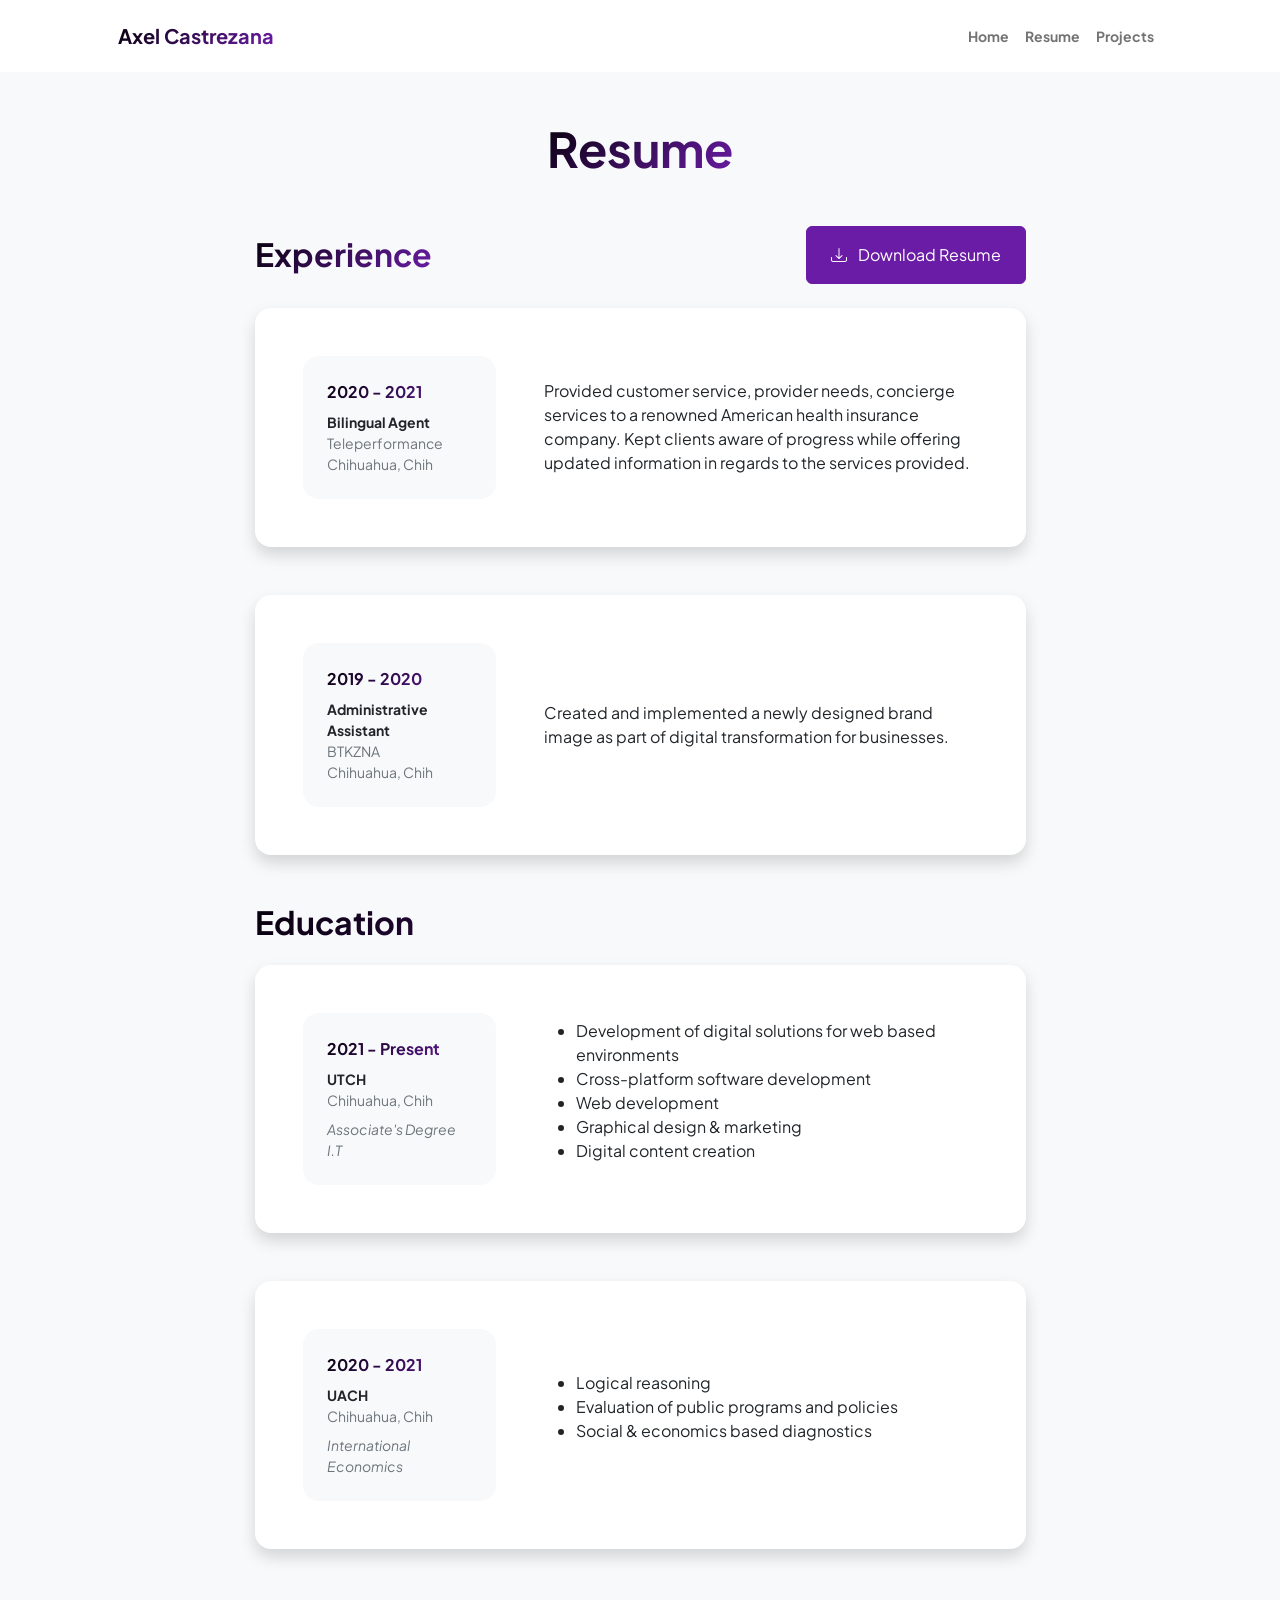
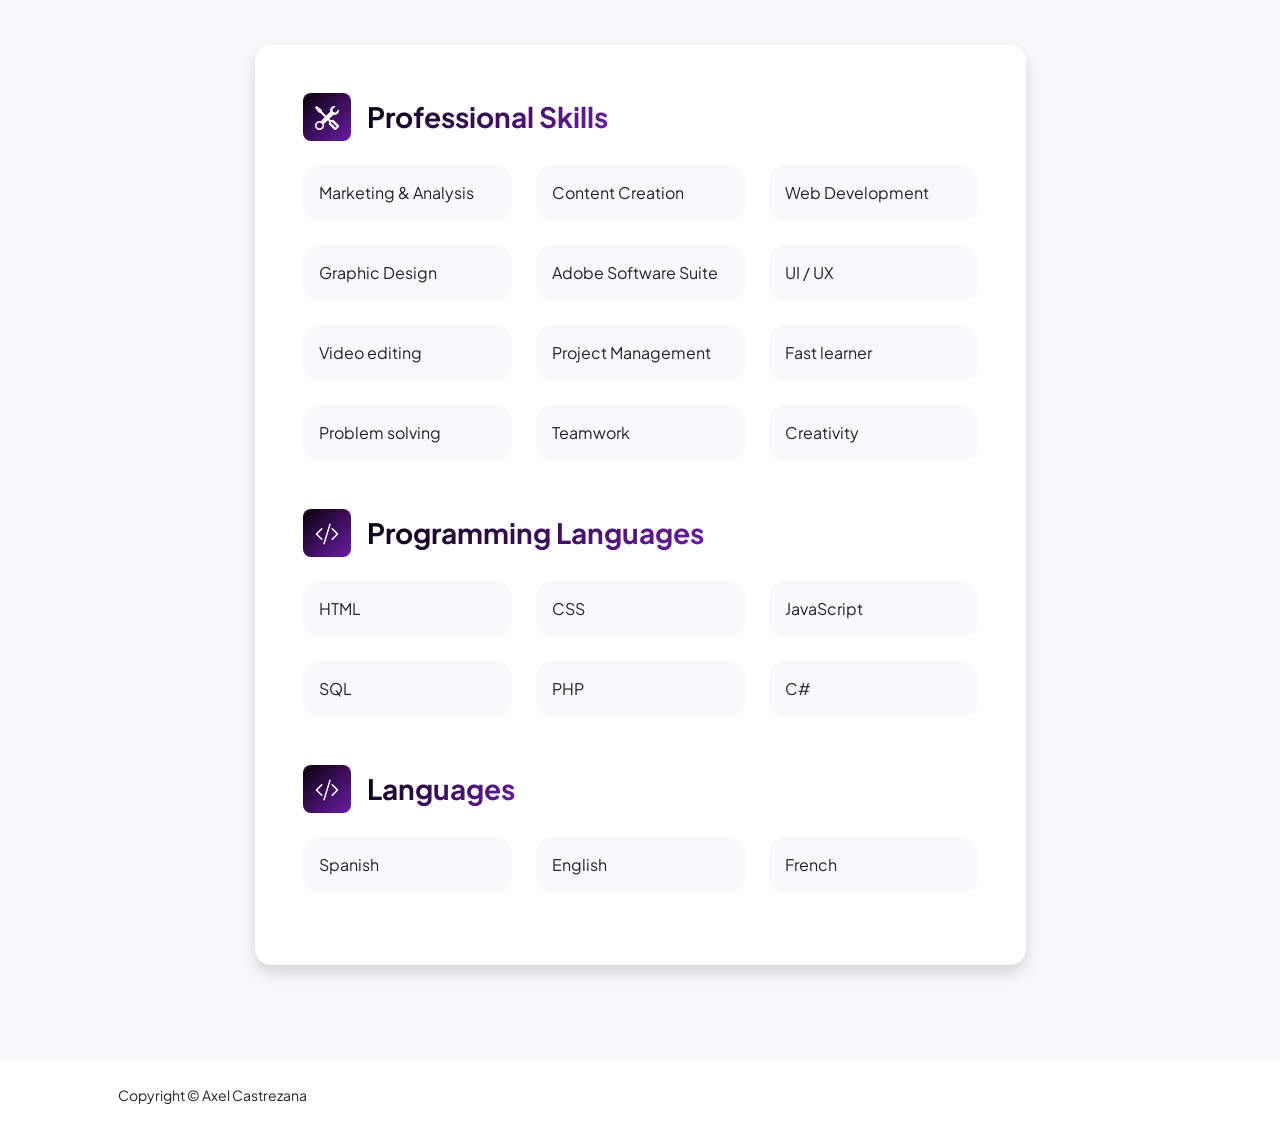
<file: resume.html>
<!DOCTYPE html>
<html lang="en">
    <head>
        <meta charset="utf-8" />
        <meta name="viewport" content="width=device-width, initial-scale=1, shrink-to-fit=no" />
        <meta name="description" content="" />
        <meta name="author" content="" />
        <title>Resume - Axel Castrezana</title>
        <!-- Favicon-->
        <link rel="icon" type="image/x-icon" href="assets/favicon.ico" />
        <!-- Custom Google font-->
        <link rel="preconnect" href="https://fonts.googleapis.com" />
        <link rel="preconnect" href="https://fonts.gstatic.com" crossorigin />
        <link href="https://fonts.googleapis.com/css2?family=Plus+Jakarta+Sans:wght@100;200;300;400;500;600;700;800;900&amp;display=swap" rel="stylesheet" />
        <!-- Bootstrap icons-->
        <link href="https://cdn.jsdelivr.net/npm/bootstrap-icons@1.8.1/font/bootstrap-icons.css" rel="stylesheet" />
        <!-- Core theme CSS (includes Bootstrap)-->
        <link href="css/styles.css" rel="stylesheet" />
    </head>
    <body class="d-flex flex-column h-100 bg-light">
        <main class="flex-shrink-0">
            <!-- Navigation-->
            <nav class="navbar navbar-expand-lg navbar-light bg-white py-3">
                <div class="container px-5">
                    <a class="navbar-brand" href="index.html"><span class="fw-bolder text-gradient">Axel Castrezana</span></a>
                    <button class="navbar-toggler" type="button" data-bs-toggle="collapse" data-bs-target="#navbarSupportedContent" aria-controls="navbarSupportedContent" aria-expanded="false" aria-label="Toggle navigation"><span class="navbar-toggler-icon"></span></button>
                    <div class="collapse navbar-collapse" id="navbarSupportedContent">
                        <ul class="navbar-nav ms-auto mb-2 mb-lg-0 small fw-bolder">
                            <li class="nav-item"><a class="nav-link" href="index.html">Home</a></li>
                            <li class="nav-item"><a class="nav-link" href="resume.html">Resume</a></li>
                            <li class="nav-item"><a class="nav-link" href="projects.html">Projects</a></li>
                        </ul>
                    </div>
                </div>
            </nav>
            <!-- Page Content-->
            <div class="container px-5 my-5">
                <div class="text-center mb-5">
                    <h1 class="display-5 fw-bolder mb-0"><span class="text-gradient d-inline">Resume</span></h1>
                </div>
                <div class="row gx-5 justify-content-center">
                    <div class="col-lg-11 col-xl-9 col-xxl-8">
                        <!-- Experience Section-->
                        <section>
                            <div class="d-flex align-items-center justify-content-between mb-4">
                                <h2 class="text-gradient fw-bolder mb-0">Experience</h2>
                                <!-- Download resume button-->
                                <!-- Note: Set the link href target to a PDF file within your project-->
                                <a class="btn btn-primary px-4 py-3" href="assets/CV Axel Castrezana.pdf" target="_blank">
                                    <div class="d-inline-block bi bi-download me-2"></div>
                                    Download Resume
                                </a>
                            </div>
                            <!-- Experience Card 1-->
                            <div class="card shadow border-0 rounded-4 mb-5">
                                <div class="card-body p-5">
                                    <div class="row align-items-center gx-5">
                                        <div class="col text-center text-lg-start mb-4 mb-lg-0">
                                            <div class="bg-light p-4 rounded-4">
                                                <div class="text-gradient fw-bolder mb-2">2020 - 2021</div>
                                                <div class="small fw-bolder">Bilingual Agent</div>
                                                <div class="small text-muted">Teleperformance </div>
                                                <div class="small text-muted">Chihuahua, Chih</div>
                                            </div>
                                        </div>
                                        <div class="col-lg-8"><div>Provided customer service, provider needs, concierge services to a renowned American health insurance company. Kept clients aware of progress while offering updated information in regards to the services provided.
                                        </div></div>
                                    </div>
                                </div>
                            </div>
                            <!-- Experience Card 2-->
                            <div class="card shadow border-0 rounded-4 mb-5">
                                <div class="card-body p-5">
                                    <div class="row align-items-center gx-5">
                                        <div class="col text-center text-lg-start mb-4 mb-lg-0">
                                            <div class="bg-light p-4 rounded-4">
                                                <div class="text-gradient fw-bolder mb-2">2019 - 2020</div>
                                                <div class="small fw-bolder">Administrative Assistant</div>
                                                <div class="small text-muted">BTKZNA</div>
                                                <div class="small text-muted">Chihuahua, Chih</div>
                                            </div>
                                        </div>
                                        <div class="col-lg-8"><div>Created and implemented a newly designed brand image as part of digital transformation for businesses.
                                        </div></div>
                                    </div>
                                </div>
                            </div>
                        </section>
                        <!-- Education Section-->
                        <section>
                            <h2 class="text-gradient fw-bolder mb-4">Education</h2>
                            <!-- Education Card 1-->
                            <div class="card shadow border-0 rounded-4 mb-5">
                                <div class="card-body p-5">
                                    <div class="row align-items-center gx-5">
                                        <div class="col text-center text-lg-start mb-4 mb-lg-0">
                                            <div class="bg-light p-4 rounded-4">
                                                <div class="text-gradient fw-bolder mb-2">2021 - Present</div>
                                                <div class="mb-2">
                                                    <div class="small fw-bolder">UTCH</div>
                                                    <div class="small text-muted">Chihuahua, Chih</div>
                                                </div>
                                                <div class="fst-italic">
                                                    <div class="small text-muted">Associate's Degree</div>
                                                    <div class="small text-muted">I.T</div>
                                                </div>
                                            </div>
                                        </div>
                                        <div class="col-lg-8"><div>
                                            <ul>
                                                <li>Development of digital solutions for web based environments</li>
                                                <li>Cross-platform software development</li>
                                                <li>Web development</li>
                                                <li>Graphical design & marketing</li>
                                                <li>Digital content creation</li>
                                            </ul>
                                        </div></div>
                                    </div>
                                </div>
                            </div>
                            <!-- Education Card 2-->
                            <div class="card shadow border-0 rounded-4 mb-5">
                                <div class="card-body p-5">
                                    <div class="row align-items-center gx-5">
                                        <div class="col text-center text-lg-start mb-4 mb-lg-0">
                                            <div class="bg-light p-4 rounded-4">
                                                <div class="text-gradient fw-bolder mb-2">2020 - 2021</div>
                                                <div class="mb-2">
                                                    <div class="small fw-bolder">UACH</div>
                                                    <div class="small text-muted">Chihuahua, Chih</div>
                                                </div>
                                                <div class="fst-italic">
                                                    <div class="small text-muted">International Economics</div>
                                                </div>
                                            </div>
                                        </div>
                                        <div class="col-lg-8"><div>
                                            <ul>
                                                <li>Logical reasoning</li>
                                                <li>Evaluation of public programs and policies</li>
                                                <li>Social & economics based diagnostics</li>
                                            </ul>
                                        </div></div>
                                    </div>
                                </div>
                            </div>                           
                        </section>
                        <!-- Divider-->
                        <div class="pb-5"></div>
                        <!-- Skills Section-->
                        <section>
                            <!-- Skillset Card-->
                            <div class="card shadow border-0 rounded-4 mb-5">
                                <div class="card-body p-5">
                                    <!-- Professional skills list-->
                                    <div class="mb-5">
                                        <div class="d-flex align-items-center mb-4">
                                            <div class="feature bg-primary bg-gradient-primary-to-secondary text-white rounded-3 me-3"><i class="bi bi-tools"></i></div>
                                            <h3 class="fw-bolder mb-0"><span class="text-gradient d-inline">Professional Skills</span></h3>
                                        </div>
                                        <div class="row row-cols-1 row-cols-md-3 mb-4">
                                            <div class="col mb-4 mb-md-0"><div class="d-flex align-items-center bg-light rounded-4 p-3 h-100">Marketing & Analysis</div></div>
                                            <div class="col mb-4 mb-md-0"><div class="d-flex align-items-center bg-light rounded-4 p-3 h-100">Content Creation</div></div>
                                            <div class="col"><div class="d-flex align-items-center bg-light rounded-4 p-3 h-100">Web Development</div></div>
                                        </div>
                                        <div class="row row-cols-1 row-cols-md-3">
                                            <div class="col mb-4 mb-md-0"><div class="d-flex align-items-center bg-light rounded-4 p-3 h-100">Graphic Design</div></div>
                                            <div class="col mb-4 mb-md-0"><div class="d-flex align-items-center bg-light rounded-4 p-3 h-100">Adobe Software Suite</div></div>
                                            <div class="col"><div class="d-flex align-items-center bg-light rounded-4 p-3 h-100">UI / UX</div></div>
                                        </div>
                                        <br>
                                        <div class="row row-cols-1 row-cols-md-3 mb-4">
                                            <div class="col mb-4 mb-md-0"><div class="d-flex align-items-center bg-light rounded-4 p-3 h-100">Video editing</div></div>
                                            <div class="col mb-4 mb-md-0"><div class="d-flex align-items-center bg-light rounded-4 p-3 h-100">Project Management</div></div>
                                            <div class="col"><div class="d-flex align-items-center bg-light rounded-4 p-3 h-100">Fast learner</div></div>
                                        </div>
                                        <div class="row row-cols-1 row-cols-md-3">
                                            <div class="col mb-4 mb-md-0"><div class="d-flex align-items-center bg-light rounded-4 p-3 h-100">Problem solving</div></div>
                                            <div class="col mb-4 mb-md-0"><div class="d-flex align-items-center bg-light rounded-4 p-3 h-100">Teamwork</div></div>
                                            <div class="col"><div class="d-flex align-items-center bg-light rounded-4 p-3 h-100">Creativity</div></div>
                                        </div>
                                    </div>
                                    <!-- Programming Languages list-->
                                    <div class="mb-0">
                                        <div class="d-flex align-items-center mb-4">
                                            <div class="feature bg-primary bg-gradient-primary-to-secondary text-white rounded-3 me-3"><i class="bi bi-code-slash"></i></div>
                                            <h3 class="fw-bolder mb-0"><span class="text-gradient d-inline">Programming Languages</span></h3>
                                        </div>
                                        <div class="row row-cols-1 row-cols-md-3 mb-4">
                                            <div class="col mb-4 mb-md-0"><div class="d-flex align-items-center bg-light rounded-4 p-3 h-100">HTML</div></div>
                                            <div class="col mb-4 mb-md-0"><div class="d-flex align-items-center bg-light rounded-4 p-3 h-100">CSS</div></div>
                                            <div class="col"><div class="d-flex align-items-center bg-light rounded-4 p-3 h-100">JavaScript</div></div>
                                        </div>
                                        <div class="row row-cols-1 row-cols-md-3">
                                            <div class="col mb-4 mb-md-0"><div class="d-flex align-items-center bg-light rounded-4 p-3 h-100">SQL</div></div>
                                            <div class="col mb-4 mb-md-0"><div class="d-flex align-items-center bg-light rounded-4 p-3 h-100">PHP</div></div>
                                            <div class="col"><div class="d-flex align-items-center bg-light rounded-4 p-3 h-100">C#</div></div>
                                        </div>
                                    </div>
                                    <br>
                                    <br>
                                    <!-- Languages list-->
                                    <div class="mb-0">
                                        <div class="d-flex align-items-center mb-4">
                                            <div class="feature bg-primary bg-gradient-primary-to-secondary text-white rounded-3 me-3"><i class="bi bi-code-slash"></i></div>
                                            <h3 class="fw-bolder mb-0"><span class="text-gradient d-inline">Languages</span></h3>
                                        </div>
                                        <div class="row row-cols-1 row-cols-md-3 mb-4">
                                            <div class="col mb-4 mb-md-0"><div class="d-flex align-items-center bg-light rounded-4 p-3 h-100">Spanish</div></div>
                                            <div class="col mb-4 mb-md-0"><div class="d-flex align-items-center bg-light rounded-4 p-3 h-100">English</div></div>
                                            <div class="col"><div class="d-flex align-items-center bg-light rounded-4 p-3 h-100">French</div></div>
                                        </div>
                                    </div>
                                </div>
                            </div>
                        </section>
                    </div>
                </div>
            </div>
        </main>
 <!-- Footer-->
 <footer class="bg-white py-4 mt-auto">
    <div class="container px-5">
        <div class="row align-items-center justify-content-between flex-column flex-sm-row">
            <div class="col-auto"><div class="small m-0">Copyright &copy; Axel Castrezana</div></div>
        </div>
    </div>
</footer>
        <!-- Bootstrap core JS-->
        <script src="https://cdn.jsdelivr.net/npm/bootstrap@5.2.3/dist/js/bootstrap.bundle.min.js"></script>
        <!-- Core theme JS-->
        <script src="js/scripts.js"></script>
    </body>
</html>
</file>
